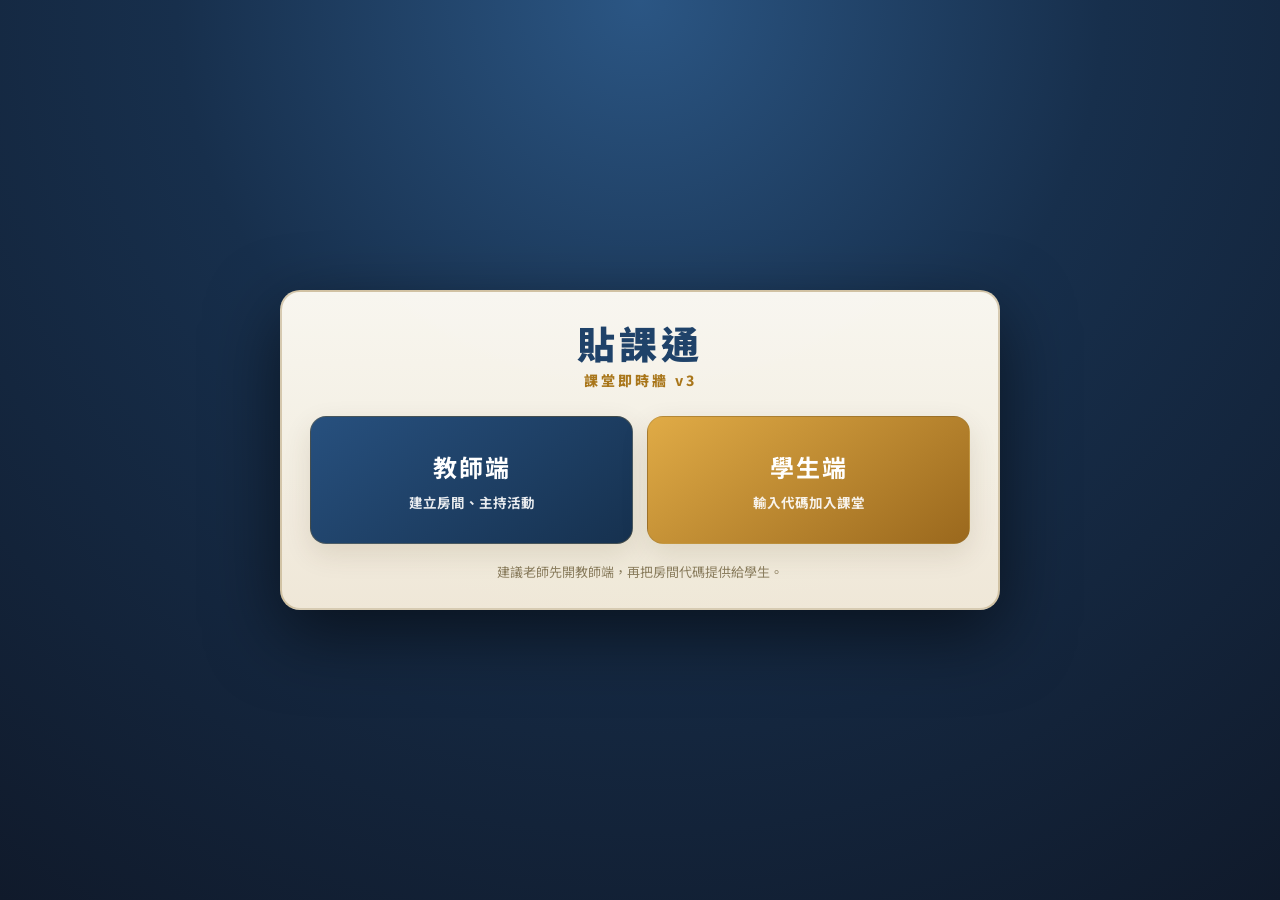
<file: index.html>
﻿<!doctype html>
<html lang="zh-Hant">
<head>
<meta charset="utf-8">
<meta name="viewport" content="width=device-width,initial-scale=1,maximum-scale=1,user-scalable=no">
<title>貼課通 v3</title>
<link rel="stylesheet" href="css/style.css">
</head>
<body class="landing-page">
<main class="landing-shell" aria-label="貼課通入口">
  <section class="landing-panel">
    <div class="landing-brand">貼課通<span>課堂即時牆 v3</span></div>
    <div class="landing-actions" aria-label="選擇入口">
      <a class="landing-choice teacher" href="teacher.html" data-entry="teacher">
        <b>教師端</b>
        <span>建立房間、主持活動</span>
      </a>
      <a class="landing-choice student" href="student.html" data-entry="student">
        <b>學生端</b>
        <span>輸入代碼加入課堂</span>
      </a>
    </div>
    <div class="landing-foot">建議老師先開教師端，再把房間代碼提供給學生。</div>
  </section>
</main>
</body>
</html>
</file>
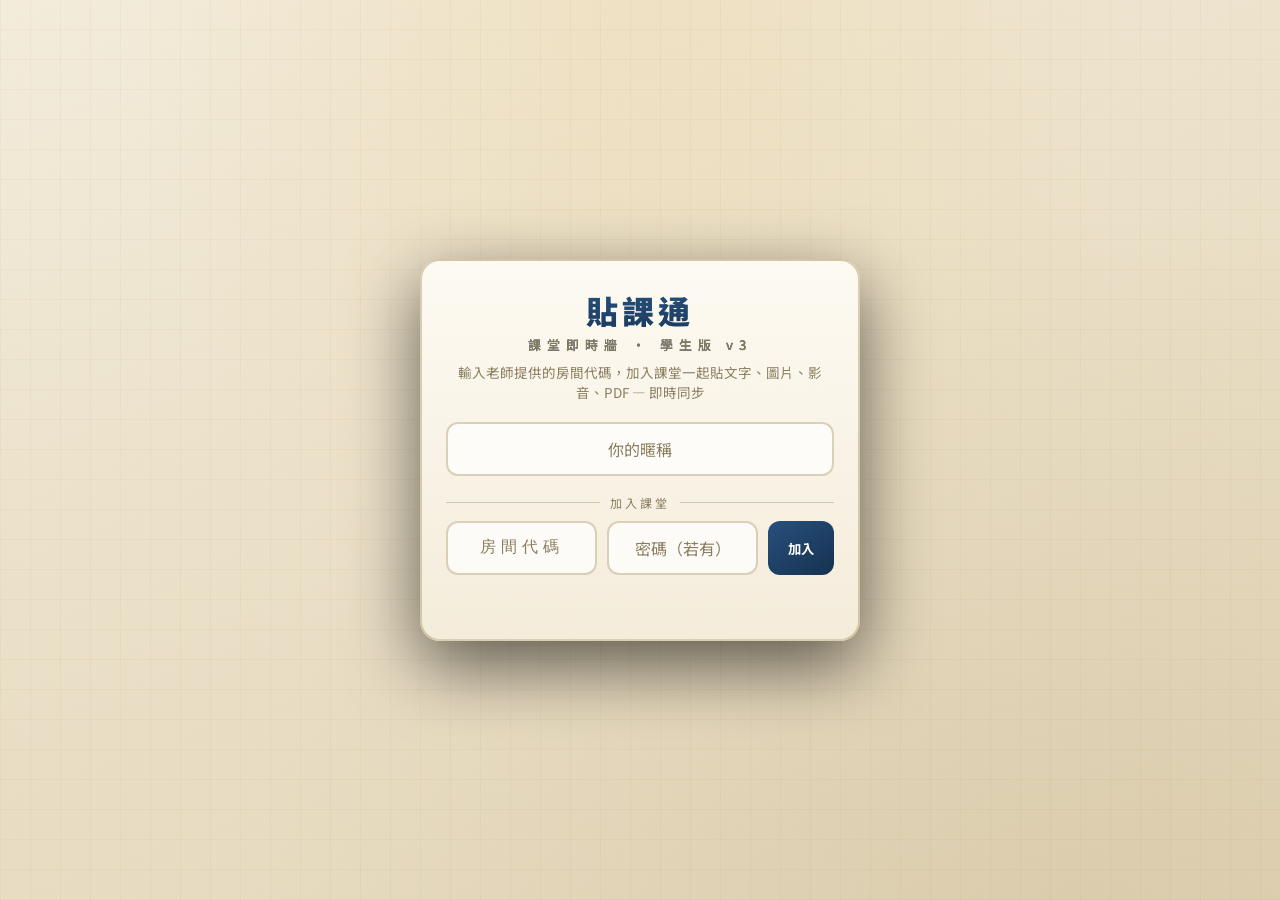
<file: student.html>
<!DOCTYPE html>
<html lang="zh-Hant">
<head>
<meta charset="utf-8">
<meta name="viewport" content="width=device-width,initial-scale=1,maximum-scale=1,user-scalable=no">
<title>貼課通 v3 · 學生版（加入課堂）</title>
  <link rel="stylesheet" href="css/style.css">
</head>
<body data-app-role="student">

<!-- ===================== LOBBY ===================== -->
<div id="lobby">
  <div class="brand">貼課通<span class="en">課堂即時牆 · 學生版 v3</span></div>
  <div class="tag">輸入老師提供的房間代碼，加入課堂一起貼文字、圖片、影音、PDF — 即時同步</div>

  <div class="restore" id="restore" style="display:none">
    <div class="r-info" id="rInfo"></div>
    <div class="r-btns">
      <button class="r-yes" onclick="doRestore()">↻ 復原上次資料</button>
      <button class="r-no" onclick="discardRestore()">清除</button>
    </div>
  </div>

  <input class="fld" id="nameIn" placeholder="你的暱稱" maxlength="16" autocomplete="off">

  <input type="file" id="importFile" accept="application/json,.json" style="display:none">

  <div class="sec-t">加入課堂</div>
  <div class="join-row">
    <input class="fld" id="codeIn" placeholder="房間代碼" maxlength="6" autocomplete="off">
    <input class="fld" id="joinPassIn" placeholder="密碼（若有）" maxlength="20" autocomplete="off">
    <button class="btn-join" onclick="joinRoom()">加入</button>
  </div>

  <details class="netset" id="netSet">
    <summary>🔧 連線設定（進階・學校／公司網路連不上時）</summary>
    <div class="ns-grp">TURN 中繼伺服器（最能解決「有人連不上」）</div>
    <input class="fld ns-fld" id="netTurnUrl" placeholder="turn:your.turn.server:443?transport=tcp" autocomplete="off">
    <div class="join-row"><input class="fld ns-fld" id="netTurnUser" placeholder="TURN 帳號" autocomplete="off"><input class="fld ns-fld" id="netTurnCred" placeholder="TURN 密碼" autocomplete="off"></div>
    <label class="ns-chk"><input type="checkbox" id="netForceRelay"> 強制走中繼（最穩定，速度略慢）</label>
    <div class="ns-grp">自訂 PeerServer（選填，取代公用信令）</div>
    <div class="join-row"><input class="fld ns-fld" id="netPsHost" placeholder="PeerServer host（網域）" autocomplete="off"><input class="fld ns-fld" id="netPsPort" type="number" placeholder="port（埠）" autocomplete="off"></div>
    <div class="join-row"><input class="fld ns-fld" id="netPsPath" placeholder="path（如 /）" autocomplete="off"><input class="fld ns-fld" id="netPsKey" placeholder="key（選填）" autocomplete="off"></div>
    <label class="ns-chk"><input type="checkbox" id="netPsSecure" checked> 使用 HTTPS/WSS（secure）</label>
    <div class="ns-row"><button class="btn btn-ghost ns-btn" onclick="saveNet()">💾 儲存設定</button><button class="btn btn-ghost ns-btn" onclick="resetNet()">↺ 還原預設</button></div>
    <div class="ns-hint">連不上多半是網路擋住 P2P 直連。建議填入自己的 TURN（或先勾「強制走中繼」）。設定只存在本機瀏覽器，僅影響你這台，下次連線生效。</div>
  </details>

  <div class="status" id="status"></div>
</div>

<!-- ===================== ROOM ===================== -->
<div id="room">
  <div class="topbar">
    <button class="rb-home" id="homeBtn" onclick="goHome()" title="回到貼課通首頁">🏠 首頁</button>
    <div class="rb-title" id="roomTitle">貼課通</div>
    <span class="ro-tag" id="roTag" style="display:none">唯讀</span>
    <span class="conn-pill" id="connPill" style="display:none" onclick="connPillClick()"></span>
    <div class="rb-code" id="roomCode" onclick="copyCode()">— <small>點擊複製</small></div>
    <div class="room-clock" id="roomClock" title="教室已進行時間">⏱ 00:00</div>
    <div class="rb-spacer"></div>
    <div class="tool-strip">
      <button class="rb-exp" id="handBtn" onclick="handBtnClick()" title="舉手">✋ 舉手</button>
      <button class="rb-exp" id="qaBtn" onclick="openQA()" title="匿名提問">❓ 提問</button>
      <button class="rb-exp" id="pulseBtn" onclick="openPulse()" title="理解度紅綠燈（懂了／太快／聽不懂）">🚦 理解度</button>
      <button class="rb-exp" onclick="openFilterBar()" title="搜尋／篩選貼文">🔍 搜尋</button>
      <button class="rb-exp" onclick="openSlides()" title="簡報模式播放（一則一頁）">▶ 簡報</button>

      <details class="tool-menu host-menu" id="commonToolMenu">
        <summary class="rb-exp">常用</summary>
        <div class="tool-popover">
          <button class="rb-exp" id="timerBtn" onclick="openTimer('☕ 休息')" title="倒數計時器（提醒休息剩餘時間）" style="display:none">⏱️ 計時</button>
          <button class="rb-exp" id="drawBtn" onclick="openDraw()" title="塗鴉畫布（房主）" style="display:none">🎨 畫布</button>
          <button class="rb-exp" id="collabBtn" onclick="toggleCollab()" title="協作白板：開放全班一起畫（房主）" style="display:none">🖌️ 協作白板</button>
          <button class="rb-exp" id="shareBtn" onclick="openShare()" title="分享螢幕／鏡頭給全班（房主）" style="display:none">📹 分享</button>
        </div>
      </details>

      <details class="tool-menu host-menu" id="activityToolMenu">
        <summary class="rb-exp">活動</summary>
        <div class="tool-popover">
          <button class="rb-exp" id="buzzBtn" onclick="openBuzz()" title="搶答鈴（房主）" style="display:none">🔔 搶答</button>
          <button class="rb-exp" id="exitBtn" onclick="openExit()" title="退場券：下課前收集回饋（房主）" style="display:none">🎟️ 退場券</button>
          <button class="rb-exp" id="rollBtn" onclick="openRoll()" title="抽座號／隨機點名：滾動定格，全班同步（房主）" style="display:none">🎰 抽座號</button>
        </div>
      </details>

      <details class="tool-menu host-menu" id="manageToolMenu">
        <summary class="rb-exp">管理</summary>
        <div class="tool-popover">
          <button class="rb-exp" id="teachBtn" onclick="openTeach()" title="教師管理（僅房主）" style="display:none">🧑‍🏫 教師</button>
          <button class="rb-exp" id="kanbanBtn" onclick="openKanban()" title="看板分欄（分組/分主題）" style="display:none">🗂️ 看板</button>
          <button class="rb-exp" id="matBtn" onclick="openMaterials()" title="教材庫：預備貼文一鍵推出（房主）" style="display:none">📋 教材庫</button>
          <button class="rb-exp" id="projBtn" onclick="openProjects()" title="專案庫：儲存／開啟整面牆（房主）" style="display:none">📁 專案</button>
          <button class="rb-exp" id="recBtn" onclick="startRecord()" title="錄製一小段操作示範，發布給全班重播（房主）" style="display:none">⏺️ 錄製</button>
        </div>
      </details>

      <details class="tool-menu host-menu" id="outputToolMenu">
        <summary class="rb-exp">輸出</summary>
        <div class="tool-popover tool-popover-right">
          <button class="rb-exp" onclick="openScores()" title="評分總計（每人總得分排行）">📊 評分總計</button>
          <button class="rb-exp" id="exportBtn" onclick="openExport()" title="匯出（房主）" style="display:none">⤓ 匯出</button>
          <button class="rb-exp" onclick="exportWallImage()" title="把整面牆匯出成長圖（PNG）">🖼️ 匯出圖</button>
        </div>
      </details>

      <button class="rb-exp" id="themeBtn" onclick="toggleTheme()" title="深色／亮色主題切換">🌙 主題</button>
    </div>
    <div class="rb-mem" id="memBtn" onclick="openMembers()">👥 <span id="memCount">1</span></div>
    <button class="rb-x" onclick="leaveRoom()">離開</button>
  </div>
  <div id="printHead"></div>

  <div id="filterBar" class="filter-bar" style="display:none">
    <input id="fltKw" class="flt-kw" placeholder="🔍 關鍵字（主題／內容／#標籤）" oninput="applyFilterUI()">
    <select id="fltAuthor" class="flt-sel" onchange="applyFilterUI()"><option value="">全部作者</option></select>
    <select id="fltCol" class="flt-sel" onchange="applyFilterUI()" style="display:none"></select>
    <button class="flt-clr" onclick="clearFilter()">清除</button>
    <button class="flt-clr" onclick="openFilterBar(false)">✕</button>
  </div>
  <div id="typingBar" class="typing-bar" style="display:none"></div>
  <div id="feed"></div>

  <button class="fab" id="fab" onclick="openPost()">＋ 張貼</button>
</div>

<!-- post modal (Padlet-style) -->
<div class="pm" id="postModal" onclick="if(event.target===this)closePost()">
  <div class="pm-card">
    <div class="pm-h">
      <button class="pm-x" onclick="closePost()">✕</button>
      <span class="pm-t" id="pmTitle">張貼到牆上</span>
      <button class="pm-pub" id="sendBtn" onclick="sendPost()">發布</button>
    </div>
    <div class="pm-body">
      <div id="quoteChip" class="quote-chip"></div>
      <div class="pm-subj-row"><input class="pm-subj" id="subjIn" placeholder="主題" maxlength="40" autocomplete="off"><button type="button" class="emoji-btn emoji-btn-sm" onclick="toggleEmoji('subjIn',this)">😊</button></div>
      <div class="pm-group" id="pmGroup" style="display:none">
        <span class="pm-group-l">🗂️ 張貼到組別／欄位</span>
        <select id="postCol" class="pm-group-sel"></select>
      </div>
      <div class="pm-drop" id="pmDrop">
        <div class="pm-tools">
          <button class="pm-tool" onclick="pickImage()"><span class="i">🖼️</span><span>圖片</span></button>
          <button class="pm-tool" onclick="pickFile()"><span class="i">📎</span><span>檔案 / PDF</span></button>
          <button class="pm-tool" onclick="openCamera()"><span class="i">📷</span><span>拍照</span></button>
          <button class="pm-tool" onclick="openRecorder()"><span class="i">🎤</span><span>錄音</span></button>
          <button class="pm-tool" id="dictBtn" onclick="toggleDictate()"><span class="i">🎙️</span><span class="dl">語音輸入</span></button>
        </div>
        <div class="pm-hint">可上傳圖片、PDF 或文件，也能直接把圖片貼到下方內容</div>
      </div>
      <div class="attach-prev" id="attachPrev">
        <img id="attachImg" alt="">
        <span class="nm" id="attachName"></span>
        <button class="rm" onclick="clearAttach()">✕</button>
      </div>
      <textarea id="msg" rows="3" placeholder="寫點天馬行空的內容…"></textarea>
      <div class="emoji-bar"><button type="button" class="emoji-btn" onclick="toggleEmoji('msg',this)">😊 表情</button><button type="button" class="emoji-btn" onclick="openMention(this)">@ 提及</button></div>
      <div class="pm-color">
        <span class="pm-color-l">卡片顏色</span>
        <div class="cc-pick" id="ccPick"></div>
      </div>
    </div>
  </div>
</div>

<input type="file" id="imgFile" accept="image/*" style="display:none">
<input type="file" id="camFile" accept="image/*" capture="environment" style="display:none">
<input type="file" id="docFile" accept="application/pdf,video/*,audio/*,image/*" style="display:none">

<!-- camera modal -->
<div class="cam-modal" id="cameraModal">
  <video id="camVideo" autoplay playsinline muted></video>
  <div class="cam-bar">
    <button class="cam-side" onclick="closeCamera()">取消</button>
    <button class="cam-shutter" onclick="snapCamera()" title="拍照"></button>
    <button class="cam-side" onclick="flipCamera()">🔄 翻轉</button>
  </div>
</div>

<!-- audio recorder modal -->
<div class="cmodal" id="recModal" onclick="if(event.target===this)closeRecorder()">
  <div class="cm-card">
    <div class="cm-h">🎤 錄音貼文<button class="cm-x" onclick="closeRecorder()">✕</button></div>
    <div class="rec-time" id="recTime">00:00</div>
    <button class="btn btn-gold" id="recToggle" onclick="toggleRec()">● 開始錄音</button>
    <audio id="recPreview" controls style="display:none;width:100%;margin-top:12px"></audio>
    <button class="btn btn-gold" id="recUse" onclick="useRecording()" style="display:none;margin-top:10px">使用這段錄音</button>
    <div class="ms-hint" style="margin-top:10px">最長 3 分鐘；完成後會變成一則語音貼文。</div>
  </div>
</div>

<!-- in-place card annotation bar -->
<div id="annoBar">
  <div class="dgroup">
    <button class="dtool active" data-tool="pen" onclick="setTool('pen')">✏️ 筆</button>
    <button class="dtool" data-tool="text" onclick="setTool('text')">🅣 字</button>
    <button class="dtool" data-tool="erase" onclick="setTool('erase')">🧽 擦</button>
  </div>
  <div class="dgroup dcolors" id="aColors"></div>
  <div class="dgroup dsizes" id="aSizes"></div>
  <div class="dgroup"><button class="dtool" onclick="clearCardAnno()">🗑️ 清除</button></div>
  <div class="dgroup">
    <button class="dtool" onclick="closeCardAnno()">取消</button>
    <button class="dpost" onclick="doneCardAnno()">完成</button>
  </div>
</div>
<input class="anno-text-in" id="annoTextIn" maxlength="60" style="display:none">

<!-- drawing canvas modal (host) -->
<div class="draw" id="drawModal">
  <div class="draw-bar">
    <div class="dgroup">
      <button class="dtool active" data-tool="pen" onclick="setTool('pen')">✏️ 筆</button>
      <button class="dtool" data-tool="text" onclick="setTool('text')">🅣 文字</button>
      <button class="dtool" id="toolErase" data-tool="erase" onclick="setTool('erase')">🧽 擦</button>
    </div>
    <div class="dgroup dtext-opts" id="dTextOpts" style="display:none">
      <select id="dFont" class="dsel" onchange="drawFont=this.value;updateTextPreview()" title="字型">
        <option value='"Noto Sans TC","Microsoft JhengHei",sans-serif'>黑體</option>
        <option value='"Noto Serif TC","PMingLiU",serif'>明體</option>
        <option value='"DFKai-SB","標楷體","KaiTi",cursive'>楷體</option>
        <option value='"Comic Sans MS","cursive"'>手寫</option>
        <option value='monospace'>等寬</option>
      </select>
      <select id="dFontSize" class="dsel" onchange="drawFontSize=+this.value;updateTextPreview()" title="字級">
        <option value="20">小</option>
        <option value="28" selected>中</option>
        <option value="40">大</option>
        <option value="56">特大</option>
        <option value="80">超大</option>
      </select>
    </div>
    <div class="dgroup dcolors" id="dColors"></div>
    <div class="dgroup dsizes" id="dSizes"></div>
    <button class="dtool" onclick="$('drawImgIn').click()" title="插入圖片（或 Ctrl+V 貼上）">🖼️ 圖片</button>
    <input type="file" id="drawImgIn" accept="image/*" style="display:none">
    <button class="dtool" onclick="clearCanvas()">🗑️ 清除</button>
    <div class="dgrow"></div>
    <button class="dtool" onclick="closeDraw()">關閉</button>
    <button class="dpost" id="dpostBtn" onclick="postDraw()">張貼到牆上</button>
  </div>
  <div class="draw-area" id="drawArea">
    <canvas id="board"></canvas>
    <input class="draw-text-in" id="drawTextIn" maxlength="60" placeholder="輸入文字後按 Enter" style="display:none">
  </div>
</div>

<!-- slideshow / presentation mode -->
<div class="slideshow" id="slideShow">
  <div class="ss-top">
    <span class="ss-count" id="ssCount"></span>
    <button class="ss-x" onclick="closeSlides()">✕ 關閉</button>
  </div>
  <button class="ss-nav prev" onclick="slidePrev()">‹</button>
  <div class="ss-stage" id="ssStage">
    <div id="ssHolder"></div>
    <canvas id="ssAnno"></canvas>
    <div id="ssLaser"></div>
  </div>
  <button class="ss-nav next" onclick="slideNext()">›</button>
  <div class="ss-bottom">
    <button class="ss-pg" onclick="slidePrev()">‹ 上一頁</button>
    <button class="ss-pg" id="ssAuto" onclick="toggleAutoPlay()">▶ 自動播放</button>
    <button class="ss-pg ss-host" id="ssLaserBtn" onclick="toggleLaser()" style="display:none">🔴 雷射筆</button>
    <button class="ss-pg ss-host" id="ssAnnoBtn" onclick="toggleSlAnno()" style="display:none">✏️ 標註</button>
    <button class="ss-pg ss-host" id="ssClearBtn" onclick="clearSlAnno()" style="display:none">🧽 清除</button>
    <div class="ss-dots" id="ssDots"></div>
    <button class="ss-pg" onclick="slideNext()">下一頁 ›</button>
  </div>
</div>

<!-- history (recent rooms) sheet -->
<div class="sheet" id="histSheet" onclick="if(event.target===this)closeHistory()">
  <div class="sheet-c">
    <div class="hist-head"><h3>最近的教室（最多 20 筆）</h3><button class="hist-clear" onclick="clearHistory()">清除全部</button></div>
    <div class="hist-hint">選一筆「導入」即可把那次的整面牆載回來繼續用（房主會以原代碼重新上線）。</div>
    <div id="histList"></div>
  </div>
</div>

<!-- shared timer badge -->
<div class="timer-badge" id="timerBadge"><span id="timerLabel" style="display:none"></span><span id="timerTime">00:00</span><button class="tb-x" id="tbStop" onclick="stopTimer()" style="display:none">✕</button></div>

<!-- QR modal -->
<div class="cmodal" id="qrModal" onclick="if(event.target===this)this.classList.remove('show')">
  <div class="cm-card">
    <div class="cm-h">房號 QR Code<button class="cm-x" onclick="$('qrModal').classList.remove('show')">✕</button></div>
    <div class="qr-box" id="qrBox"></div>
    <div class="qr-code" id="qrCodeTxt"></div>
    <div class="qr-hint">學生用手機掃描即可加入（須以網址開啟本頁時才有效）；也可直接輸入上方代碼。</div>
  </div>
</div>

<!-- timer modal -->
<div class="cmodal" id="timerModal" onclick="if(event.target===this)this.classList.remove('show')">
  <div class="cm-card">
    <div class="cm-h"><span id="tmTitle">倒數計時器</span><button class="cm-x" onclick="$('timerModal').classList.remove('show')">✕</button></div>
    <div class="tm-presets" id="tmPresets"></div>
    <div class="tm-custom"><input id="tmMin" type="number" min="1" max="180" value="5" class="fld"> 分鐘 <button class="btn btn-gold" onclick="startTimer(($('tmMin').value)*60)">開始</button></div>
    <label class="tm-autolock"><input type="checkbox" id="tmAutoLock"> 結束時自動鎖定發文（凍結學生畫面）</label>
  </div>
</div>

<!-- random pick modal -->
<div class="cmodal" id="pickModal" onclick="if(event.target===this)this.classList.remove('show')">
  <div class="cm-card">
    <div class="cm-h">隨機抽人<button class="cm-x" onclick="$('pickModal').classList.remove('show')">✕</button></div>
    <div class="pick-name" id="pickName">—</div>
    <div class="pick-btns"><button class="btn btn-gold" onclick="randomPick()">🎲 再抽一次</button></div>
  </div>
</div>

<!-- export menu -->
<div class="cmodal" id="exportModal" onclick="if(event.target===this)this.classList.remove('show')">
  <div class="cm-card">
    <div class="cm-h">匯出<button class="cm-x" onclick="$('exportModal').classList.remove('show')">✕</button></div>
    <button class="ex-opt" onclick="$('exportModal').classList.remove('show');exportRoomFile()">📦 整間教室檔案（.json，可換電腦導入）</button>
    <button class="ex-opt" onclick="$('exportModal').classList.remove('show');exportCSV()">📄 文字貼文（.csv，Excel 可開）</button>
    <button class="ex-opt" onclick="$('exportModal').classList.remove('show');exportImages()">🖼️ 逐張圖片（每則一張 PNG，打包 .zip）</button>
    <button class="ex-opt" onclick="$('exportModal').classList.remove('show');exportPPTX()">📊 PPTX 簡報（每則一頁）</button>
    <button class="ex-opt" onclick="$('exportModal').classList.remove('show');exportPDF()">🖨️ 整面牆列印 / 存 PDF</button>
  </div>
</div>

<!-- score summary modal -->
<div class="cmodal" id="scoreModal" onclick="if(event.target===this)this.classList.remove('show')">
  <div class="cm-card cm-wide">
    <div class="cm-h">📊 評分總計<button class="cm-x" onclick="$('scoreModal').classList.remove('show')">✕</button></div>
    <div class="score-legend">配分：👍 1 分　⭐ 2 分　❤️ 3 分　🎉 5 分（依每則貼文收到的反應累計到作者）</div>
    <div id="scoreList"></div>
  </div>
</div>

<!-- announcement marquee -->
<div id="hostNote" class="host-note" onclick="hostNoteClick()"></div>
<div id="announceBar" class="announce-bar" style="display:none"></div>
<!-- freeze overlay (students) -->
<div id="freezeOverlay" class="freeze-ov"><div class="fz-box">🧊<div class="fz-t">老師已暫停畫面</div><div class="fz-s">請先停下操作，注意聽講</div></div></div>
<!-- check-in bar (students, on roll call) -->
<div id="checkinBar" class="checkin-bar" style="display:none"><span>📋 老師點名中</span><button onclick="doCheckin()">我在，簽到 ✅</button></div>
<!-- raise-hand queue (host) -->
<div class="cmodal" id="handsModal" onclick="if(event.target===this)this.classList.remove('show')">
  <div class="cm-card">
    <div class="cm-h">✋ 舉手排隊 <span id="handsSum" class="r-sum"></span><button class="cm-x" onclick="$('handsModal').classList.remove('show')">✕</button></div>
    <div id="handsList" class="roster-list"></div>
    <button class="btn btn-ghost" style="margin-top:10px" onclick="clearHands()">清除全部</button>
  </div>
</div>
<!-- anonymous Q&A (everyone) -->
<div class="cmodal" id="qaModal" onclick="if(event.target===this)this.classList.remove('show')">
  <div class="cm-card">
    <div class="cm-h">❓ 匿名提問<button class="cm-x" onclick="$('qaModal').classList.remove('show')">✕</button></div>
    <div class="poll-ansinput"><input id="qaIn" maxlength="200" placeholder="匿名問老師一個問題…"><button type="button" class="emoji-btn" onclick="toggleEmoji('qaIn',this)">😊</button><button class="btn btn-gold" onclick="submitQuestion()">送出</button></div>
    <div class="ms-hint" style="margin:2px 0 12px">不會顯示姓名；大家可按讚，讚多的排前面。</div>
    <div id="qaList" class="roster-list"></div>
  </div>
</div>

<!-- 理解度紅綠燈（全員） -->
<div class="cmodal" id="pulseModal" onclick="if(event.target===this)this.classList.remove('show')">
  <div class="cm-card">
    <div class="cm-h">🚦 理解度紅綠燈<button class="cm-x" onclick="$('pulseModal').classList.remove('show')">✕</button></div>
    <div id="pulseBody"></div>
  </div>
</div>
<!-- 螢幕／鏡頭分享（房主） -->
<div class="cmodal" id="shareModal" onclick="if(event.target===this)this.classList.remove('show')">
  <div class="cm-card">
    <div class="cm-h">📹 螢幕／鏡頭分享<button class="cm-x" onclick="$('shareModal').classList.remove('show')">✕</button></div>
    <div id="shareBody"></div>
  </div>
</div>
<!-- 專案庫 -->
<div class="cmodal" id="projModal" onclick="if(event.target===this)this.classList.remove('show')">
  <div class="cm-card"><div class="cm-h">📁 專案庫<button class="cm-x" onclick="$('projModal').classList.remove('show')">✕</button></div><div id="projBody"></div></div>
</div>
<input type="file" id="projImport" accept="application/json,.json" style="display:none" onchange="if(this.files[0])importProjectFile(this.files[0]);this.value='';">
<!-- 錄製選項 -->
<div class="cmodal" id="recModal" onclick="if(event.target===this)this.classList.remove('show')">
  <div class="cm-card"><div class="cm-h">⏺️ 錄製操作示範<button class="cm-x" onclick="$('recModal').classList.remove('show')">✕</button></div>
    <div class="ms-hint" style="margin-bottom:10px">錄一小段操作畫面，發布給全班重複播放。可加入：</div>
    <label class="tm-autolock"><input type="checkbox" id="recMic" checked> 🎙️ 麥克風語音旁白</label>
    <label class="tm-autolock"><input type="checkbox" id="recCam"> 📷 鏡頭小窗（疊在右下角，含語音）</label>
    <button class="btn btn-gold" style="margin-top:14px" onclick="beginRecord()">⏺️ 開始錄製</button>
    <div class="ms-hint" style="margin-top:10px">需以 https／localhost 開啟；建議錄 10～30 秒，最長 90 秒。</div>
  </div>
</div>
<!-- 抽座號／點名 -->
<div class="cmodal" id="rollModal" onclick="if(event.target===this)this.classList.remove('show')">
  <div class="cm-card"><div class="cm-h">🎰 抽座號／點名<button class="cm-x" onclick="$('rollModal').classList.remove('show')">✕</button></div><div id="rollBody"></div></div>
</div>
<div id="rollStage" class="roll-stage" onclick="if(event.target===this)$('rollStage').style.display='none'">
  <div class="rs-inner"><div class="rs-label" id="rsLabel">抽座號</div><div class="rs-window"><div class="rs-num" id="rsNum">--</div></div><div class="rs-result" id="rsResult"></div><button class="rs-close" id="rsClose" onclick="rollOff()" style="display:none">關閉</button></div>
</div>
<!-- 教材庫 -->
<div class="cmodal" id="materialModal" onclick="if(event.target===this)this.classList.remove('show')">
  <div class="cm-card"><div class="cm-h">📋 教材庫<button class="cm-x" onclick="$('materialModal').classList.remove('show')">✕</button></div><div id="matBody"></div></div>
</div>
<!-- 錄製操作指示列 -->
<div id="recBar" class="rec-bar" style="display:none"><span class="rec-dot"></span><span id="recTime">00:00</span><span>錄製操作中…</span><button onclick="stopRecord()">⏹ 停止並發布</button></div>
<!-- 搶答鈴（房主） -->
<div class="cmodal" id="buzzModal" onclick="if(event.target===this)this.classList.remove('show')">
  <div class="cm-card"><div class="cm-h">🔔 搶答鈴<button class="cm-x" onclick="$('buzzModal').classList.remove('show')">✕</button></div><div id="buzzBody"></div></div>
</div>
<!-- 退場券 -->
<div class="cmodal" id="exitModal" onclick="if(event.target===this)this.classList.remove('show')">
  <div class="cm-card"><div class="cm-h">🎟️ 退場券<button class="cm-x" onclick="$('exitModal').classList.remove('show')">✕</button></div><div id="exitBody"></div></div>
</div>
<!-- 學生搶答 overlay -->
<div id="buzzGuest" class="buzz-guest" style="display:none">
  <div class="bg-inner"><div class="bg-q">🔔 老師開放搶答</div><button id="bgBtn" class="bg-btn" onclick="guestBuzz()">🔔<span>搶答！</span></button><div id="bgResult" class="bg-result"></div><div id="bgRank" class="bg-rank"></div><button class="bg-close" onclick="$('buzzGuest').style.display='none'">收起</button></div>
</div>
<!-- 聚光燈 -->
<div id="spotlight" class="spotlight" onclick="if(event.target===this)hideSpotlight()" style="display:none">
  <div class="sl-card"><div id="slBody" class="sl-body"></div></div>
  <div class="sl-bar"><span class="sl-tag">🔦 老師聚焦中</span><button class="sl-btn" id="slClose" onclick="spotlightOff()" style="display:none">✕ 關閉</button></div>
</div>
<div id="mentionPop" class="mention-pop" style="display:none"></div>
<!-- 學生端觀看視窗 -->
<div id="shareViewer" class="share-viewer">
  <div id="shareStage" class="sv-stage"><video id="shareVid" autoplay playsinline></video></div>
  <div class="sv-bar"><span class="sv-title">📡 老師畫面分享中</span><button class="sv-btn" onclick="fsShareViewer()">⛶ 全螢幕</button><button class="sv-btn" onclick="minShareViewer()">— 縮小</button></div>
</div>
<div id="sharePill" class="share-pill" style="display:none" onclick="reopenShareViewer()">📡 老師分享中・點此放大</div>

<!-- poll setup (host) -->
<div class="cmodal" id="pollSetup" onclick="if(event.target===this)this.classList.remove('show')">
  <div class="cm-card">
    <div class="cm-h">🗳️ 快問快答<button class="cm-x" onclick="$('pollSetup').classList.remove('show')">✕</button></div>
    <input id="pollQ" class="pm-subj" placeholder="輸入題目…" maxlength="140" autocomplete="off">
    <div class="poll-types">
      <label><input type="radio" name="ptype" value="single" checked onchange="pollTypeChange()"> 選擇題</label>
      <label><input type="radio" name="ptype" value="multi" onchange="pollTypeChange()"> 複選題</label>
      <label><input type="radio" name="ptype" value="tf" onchange="pollTypeChange()"> 是非題（O／X）</label>
      <label><input type="radio" name="ptype" value="text" onchange="pollTypeChange()"> 簡答題</label>
    </div>
    <div id="pollLabelStyleWrap" class="poll-label-style"><span>選項標示</span><label><input type="radio" name="pollLabelStyle" value="alpha" checked> A、B、C…</label><label><input type="radio" name="pollLabelStyle" value="number"> 1、2、3…</label><label><input type="radio" name="pollLabelStyle" value="none"> 不顯示</label></div>
    <textarea id="pollOpts" class="kb-cols" rows="4" placeholder="每行一個選項內容（最多 8 個）"></textarea>
    <button class="btn btn-gold" onclick="startPoll()">開始作答</button>
  </div>
</div>
<!-- live word cloud (everyone) -->
<div class="poll-modal" id="cloudModal">
  <div class="poll-card">
    <div class="poll-q" id="cloudQText"></div>
    <div class="poll-type-tag" id="cloudTag">即時文字雲</div>
    <div class="cloud-wrap" id="cloudWrap"></div>
    <div class="poll-foot" id="cloudFoot"></div>
  </div>
</div>

<!-- live poll panel (everyone) -->
<div class="poll-modal" id="pollModal">
  <div class="poll-card">
    <div class="poll-q" id="pollQText"></div>
    <div class="poll-type-tag" id="pollTypeTag"></div>
    <div class="poll-body" id="pollBody"></div>
    <div class="poll-foot" id="pollFoot"></div>
  </div>
</div>

<!-- teacher management modal (host only) -->
<div class="cmodal" id="teachModal" onclick="if(event.target===this)this.classList.remove('show')">
  <div class="cm-card">
    <div class="cm-h">🧑‍🏫 教師管理<button class="cm-x" onclick="closeTeach()">✕</button></div>
    <div class="ms-hint" style="margin:-4px 0 12px">只有開立教室的房主可以使用以下功能。</div>
    <div class="ms-tools" id="teachTools"></div>
  </div>
</div>

<!-- roster / attendance modal -->
<div class="cmodal" id="rosterModal" onclick="if(event.target===this)this.classList.remove('show')">
  <div class="cm-card">
    <div class="cm-h">📋 點名／出席 <span id="rosterSum" class="r-sum"></span><button class="cm-x" onclick="$('rosterModal').classList.remove('show')">✕</button></div>
    <button class="btn btn-gold" style="margin-bottom:12px" onclick="startRollcall()">發起簽到（請學員點「我在」）</button>
    <div id="rosterList" class="roster-list"></div>
  </div>
</div>

<!-- kanban config modal -->
<div class="cmodal" id="kanbanModal" onclick="if(event.target===this)this.classList.remove('show')">
  <div class="cm-card">
    <div class="cm-h">🗂️ 看板分欄<button class="cm-x" onclick="$('kanbanModal').classList.remove('show')">✕</button></div>
    <label class="kb-row"><input type="checkbox" id="kbToggle"> 開啟看板模式（把貼文分到不同欄位）</label>
    <div class="kb-presets"><button class="qbtn" onclick="kbPreset('group')">分組</button><button class="qbtn" onclick="kbPreset('progress')">進度</button><button class="qbtn" onclick="kbPreset('topic')">主題</button></div>
    <div class="kb-hint">欄位名稱（每行一個，最多 8 欄）：</div>
    <textarea id="kbCols" class="kb-cols" rows="5" placeholder="第一組&#10;第二組&#10;第三組"></textarea>
    <button class="btn btn-gold" onclick="applyKanbanFromUI()">套用</button>
  </div>
</div>

<!-- members sheet -->
<div class="sheet" id="memSheet" onclick="if(event.target===this)closeMembers()">
  <div class="sheet-c"><h3>在線成員</h3><div id="memList"></div></div>
</div>
<!-- lightbox -->
<div class="lb" id="lightbox" onclick="this.classList.remove('show')"><img id="lbImg" alt=""></div>
<div class="toast" id="toast"></div>
  <script>window.APP_ROLE='student';</script>
  <script src="js/modules/01-core.js"></script>
  <script src="js/modules/02-realtime.js"></script>
  <script src="js/modules/03-posting-files.js"></script>
  <script src="js/modules/04-wall-rendering.js"></script>
  <script src="js/modules/05-teacher-interactions.js"></script>
  <script src="js/modules/06-wall-interactions.js"></script>
  <script src="js/modules/07-classroom-tools.js"></script>
  <script src="js/modules/08-storage-history.js"></script>
  <script src="js/modules/09-canvas.js"></script>
  <script src="js/modules/10-export-presenter.js"></script>
  <script src="js/modules/11-pulse-share.js"></script>
  <script src="js/student-lock.js"></script>
</body>
</html>
</file>
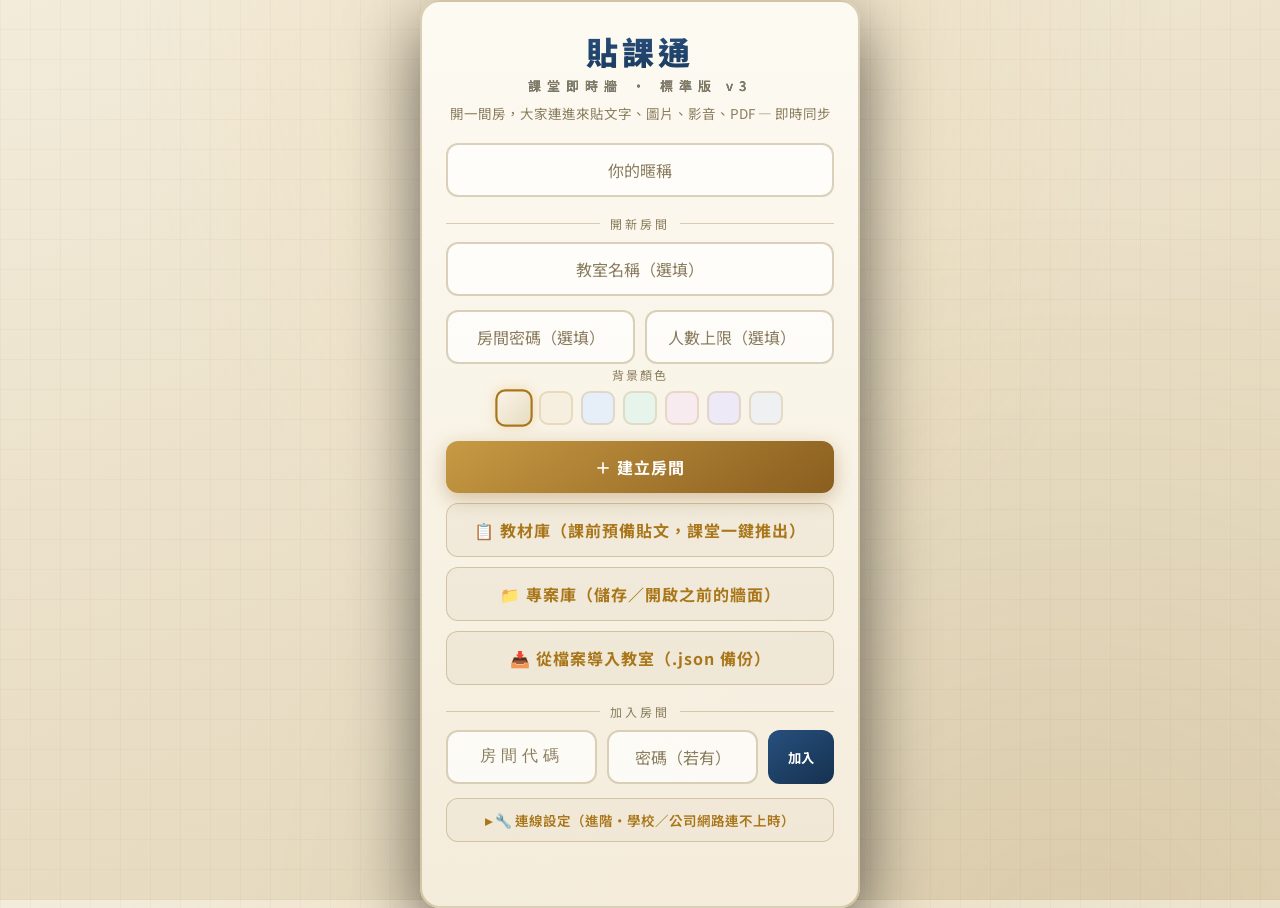
<file: teacher.html>
<!DOCTYPE html>
<html lang="zh-Hant">
<head>
<meta charset="utf-8">
<meta name="viewport" content="width=device-width,initial-scale=1,maximum-scale=1,user-scalable=no">
<title>貼課通 v3 · 標準版（課堂即時牆）</title>
  <link rel="stylesheet" href="css/style.css">
</head>
<body data-app-role="teacher">

<!-- ===================== LOBBY ===================== -->
<div id="lobby">
  <div class="brand">貼課通<span class="en">課堂即時牆 · 標準版 v3</span></div>
  <div class="tag">開一間房，大家連進來貼文字、圖片、影音、PDF — 即時同步</div>

  <div class="restore" id="restore" style="display:none">
    <div class="r-info" id="rInfo"></div>
    <div class="r-btns">
      <button class="r-yes" onclick="doRestore()">↻ 復原上次資料</button>
      <button class="r-no" onclick="discardRestore()">清除</button>
    </div>
  </div>

  <input class="fld" id="nameIn" placeholder="你的暱稱" maxlength="16" autocomplete="off">

  <div class="sec-t">開新房間</div>
  <input class="fld" id="roomNameIn" placeholder="教室名稱（選填）" maxlength="24" autocomplete="off">
  <div class="join-row">
    <input class="fld" id="passIn" placeholder="房間密碼（選填）" maxlength="20" autocomplete="off">
    <input class="fld" id="maxIn" type="number" min="0" max="200" placeholder="人數上限（選填）" autocomplete="off">
  </div>
  <div class="bg-label">背景顏色</div>
  <div class="bg-pick" id="bgPick"></div>
  <button class="btn btn-gold" onclick="createRoom()">＋ 建立房間</button>
  <button class="btn btn-ghost" onclick="openMaterials()">📋 教材庫（課前預備貼文，課堂一鍵推出）</button>
  <button class="btn btn-ghost" onclick="openProjects()">📁 專案庫（儲存／開啟之前的牆面）</button>
  <button class="btn btn-ghost" onclick="$('importFile').click()">📥 從檔案導入教室（.json 備份）</button>
  <input type="file" id="importFile" accept="application/json,.json" style="display:none">

  <div class="sec-t">加入房間</div>
  <div class="join-row">
    <input class="fld" id="codeIn" placeholder="房間代碼" maxlength="6" autocomplete="off">
    <input class="fld" id="joinPassIn" placeholder="密碼（若有）" maxlength="20" autocomplete="off">
    <button class="btn-join" onclick="joinRoom()">加入</button>
  </div>

  <details class="netset" id="netSet">
    <summary>🔧 連線設定（進階・學校／公司網路連不上時）</summary>
    <div class="ns-grp">TURN 中繼伺服器（最能解決「有人連不上」）</div>
    <input class="fld ns-fld" id="netTurnUrl" placeholder="turn:your.turn.server:443?transport=tcp" autocomplete="off">
    <div class="join-row"><input class="fld ns-fld" id="netTurnUser" placeholder="TURN 帳號" autocomplete="off"><input class="fld ns-fld" id="netTurnCred" placeholder="TURN 密碼" autocomplete="off"></div>
    <label class="ns-chk"><input type="checkbox" id="netForceRelay"> 強制走中繼（最穩定，速度略慢）</label>
    <div class="ns-grp">自訂 PeerServer（選填，取代公用信令）</div>
    <div class="join-row"><input class="fld ns-fld" id="netPsHost" placeholder="PeerServer host（網域）" autocomplete="off"><input class="fld ns-fld" id="netPsPort" type="number" placeholder="port（埠）" autocomplete="off"></div>
    <div class="join-row"><input class="fld ns-fld" id="netPsPath" placeholder="path（如 /）" autocomplete="off"><input class="fld ns-fld" id="netPsKey" placeholder="key（選填）" autocomplete="off"></div>
    <label class="ns-chk"><input type="checkbox" id="netPsSecure" checked> 使用 HTTPS/WSS（secure）</label>
    <div class="ns-row"><button class="btn btn-ghost ns-btn" onclick="saveNet()">💾 儲存設定</button><button class="btn btn-ghost ns-btn" onclick="resetNet()">↺ 還原預設</button></div>
    <div class="ns-hint">連不上多半是網路擋住 P2P 直連。建議填入自己的 TURN（或先勾「強制走中繼」）。設定只存在本機瀏覽器，僅影響你這台，下次連線生效。</div>
  </details>

  <div class="status" id="status"></div>
</div>

<!-- ===================== ROOM ===================== -->
<div id="room">
  <div class="topbar">
    <button class="rb-home" id="homeBtn" onclick="goHome()" title="回到貼課通首頁">🏠 首頁</button>
    <div class="rb-title" id="roomTitle">貼課通</div>
    <span class="ro-tag" id="roTag" style="display:none">唯讀</span>
    <span class="conn-pill" id="connPill" style="display:none" onclick="connPillClick()"></span>
    <div class="rb-code" id="roomCode" onclick="copyCode()">— <small>點擊複製</small></div>
    <div class="room-clock" id="roomClock" title="教室已進行時間">⏱ 00:00</div>
    <div class="rb-spacer"></div>
    <div class="tool-strip">
      <button class="rb-exp" id="handBtn" onclick="handBtnClick()" title="舉手">✋ 舉手</button>
      <button class="rb-exp" id="qaBtn" onclick="openQA()" title="匿名提問">❓ 提問</button>
      <button class="rb-exp" id="pulseBtn" onclick="openPulse()" title="理解度紅綠燈（懂了／太快／聽不懂）">🚦 理解度</button>
      <button class="rb-exp" onclick="openFilterBar()" title="搜尋／篩選貼文">🔍 搜尋</button>
      <button class="rb-exp" onclick="openSlides()" title="簡報模式播放（一則一頁）">▶ 簡報</button>

      <details class="tool-menu host-menu" id="commonToolMenu">
        <summary class="rb-exp">常用</summary>
        <div class="tool-popover">
          <button class="rb-exp" id="timerBtn" onclick="openTimer('☕ 休息')" title="倒數計時器（提醒休息剩餘時間）" style="display:none">⏱️ 計時</button>
          <button class="rb-exp" id="drawBtn" onclick="openDraw()" title="塗鴉畫布（房主）" style="display:none">🎨 畫布</button>
          <button class="rb-exp" id="collabBtn" onclick="toggleCollab()" title="協作白板：開放全班一起畫（房主）" style="display:none">🖌️ 協作白板</button>
          <button class="rb-exp" id="shareBtn" onclick="openShare()" title="分享螢幕／鏡頭給全班（房主）" style="display:none">📹 分享</button>
        </div>
      </details>

      <details class="tool-menu host-menu" id="activityToolMenu">
        <summary class="rb-exp">活動</summary>
        <div class="tool-popover">
          <button class="rb-exp" id="quickPollBtn" onclick="openPollSetup()" title="是非、選擇、複選與簡答的即時作答（房主）" style="display:none">🗳️ 快問快答</button>
          <button class="rb-exp" id="buzzBtn" onclick="openBuzz()" title="搶答鈴（房主）" style="display:none">🔔 搶答</button>
          <button class="rb-exp" id="exitBtn" onclick="openExit()" title="退場券：下課前收集回饋（房主）" style="display:none">🎟️ 退場券</button>
          <button class="rb-exp" id="rollBtn" onclick="openRoll()" title="抽座號／隨機點名：滾動定格，全班同步（房主）" style="display:none">🎰 抽座號</button>
        </div>
      </details>

      <details class="tool-menu host-menu" id="manageToolMenu">
        <summary class="rb-exp">管理</summary>
        <div class="tool-popover">
          <button class="rb-exp" id="teachBtn" onclick="openTeach()" title="教師管理（僅房主）" style="display:none">🧑‍🏫 教師</button>
          <button class="rb-exp" id="kanbanBtn" onclick="openKanban()" title="看板分欄（分組/分主題）" style="display:none">🗂️ 看板</button>
          <button class="rb-exp" id="matBtn" onclick="openMaterials()" title="教材庫：課前準備、匯入匯出，課堂一鍵推出" style="display:none">📋 教材庫</button>
          <button class="rb-exp" id="projBtn" onclick="openProjects()" title="專案庫：儲存／開啟整面牆（房主）" style="display:none">📁 專案</button>
          <button class="rb-exp" id="recBtn" onclick="startRecord()" title="錄製一小段操作示範，發布給全班重播（房主）" style="display:none">⏺️ 錄製</button>
        </div>
      </details>

      <details class="tool-menu host-menu" id="outputToolMenu">
        <summary class="rb-exp">輸出</summary>
        <div class="tool-popover tool-popover-right">
          <button class="rb-exp" onclick="openScores()" title="評分總計（每人總得分排行）">📊 評分總計</button>
          <button class="rb-exp" id="exportBtn" onclick="openExport()" title="匯出（房主）" style="display:none">⤓ 匯出</button>
          <button class="rb-exp" onclick="exportWallImage()" title="把整面牆匯出成長圖（PNG）">🖼️ 匯出圖</button>
        </div>
      </details>

      <button class="rb-exp" id="themeBtn" onclick="toggleTheme()" title="深色／亮色主題切換">🌙 主題</button>
    </div>
    <div class="rb-mem" id="memBtn" onclick="openMembers()">👥 <span id="memCount">1</span></div>
    <button class="rb-x" onclick="leaveRoom()">離開</button>
  </div>
  <div id="printHead"></div>

  <div id="filterBar" class="filter-bar" style="display:none">
    <input id="fltKw" class="flt-kw" placeholder="🔍 關鍵字（主題／內容／#標籤）" oninput="applyFilterUI()">
    <select id="fltAuthor" class="flt-sel" onchange="applyFilterUI()"><option value="">全部作者</option></select>
    <select id="fltCol" class="flt-sel" onchange="applyFilterUI()" style="display:none"></select>
    <button class="flt-clr" onclick="clearFilter()">清除</button>
    <button class="flt-clr" onclick="openFilterBar(false)">✕</button>
  </div>
  <div id="typingBar" class="typing-bar" style="display:none"></div>
  <div id="feed"></div>

  <button class="fab" id="fab" onclick="openPost()">＋ 張貼</button>
</div>

<!-- post modal (Padlet-style) -->
<div class="pm" id="postModal" onclick="if(event.target===this)closePost()">
  <div class="pm-card">
    <div class="pm-h">
      <button class="pm-x" onclick="closePost()">✕</button>
      <span class="pm-t" id="pmTitle">張貼到牆上</span>
      <button class="pm-pub" id="sendBtn" onclick="sendPost()">發布</button>
    </div>
    <div class="pm-body">
      <div id="quoteChip" class="quote-chip"></div>
      <div class="pm-subj-row"><input class="pm-subj" id="subjIn" placeholder="主題" maxlength="40" autocomplete="off"><button type="button" class="emoji-btn emoji-btn-sm" onclick="toggleEmoji('subjIn',this)">😊</button></div>
      <div class="pm-group" id="pmGroup" style="display:none">
        <span class="pm-group-l">🗂️ 張貼到組別／欄位</span>
        <select id="postCol" class="pm-group-sel"></select>
      </div>
      <div class="pm-drop" id="pmDrop">
        <div class="pm-tools">
          <button class="pm-tool" onclick="pickImage()"><span class="i">🖼️</span><span>圖片</span></button>
          <button class="pm-tool" onclick="pickFile()"><span class="i">📎</span><span>檔案 / PDF</span></button>
          <button class="pm-tool" onclick="openCamera()"><span class="i">📷</span><span>拍照</span></button>
          <button class="pm-tool" onclick="openRecorder()"><span class="i">🎤</span><span>錄音</span></button>
          <button class="pm-tool" id="dictBtn" onclick="toggleDictate()"><span class="i">🎙️</span><span class="dl">語音輸入</span></button>
        </div>
        <div class="pm-hint">可上傳圖片、PDF 或文件，也能直接把圖片貼到下方內容</div>
      </div>
      <div class="attach-prev" id="attachPrev">
        <img id="attachImg" alt="">
        <span class="nm" id="attachName"></span>
        <button class="rm" onclick="clearAttach()">✕</button>
      </div>
      <textarea id="msg" rows="3" placeholder="寫點天馬行空的內容…"></textarea>
      <div class="emoji-bar"><button type="button" class="emoji-btn" onclick="toggleEmoji('msg',this)">😊 表情</button><button type="button" class="emoji-btn" onclick="openMention(this)">@ 提及</button></div>
      <div class="pm-color">
        <span class="pm-color-l">卡片顏色</span>
        <div class="cc-pick" id="ccPick"></div>
      </div>
    </div>
  </div>
</div>

<input type="file" id="imgFile" accept="image/*" style="display:none">
<input type="file" id="camFile" accept="image/*" capture="environment" style="display:none">
<input type="file" id="docFile" accept="application/pdf,video/*,audio/*,image/*" style="display:none">

<!-- camera modal -->
<div class="cam-modal" id="cameraModal">
  <video id="camVideo" autoplay playsinline muted></video>
  <div class="cam-bar">
    <button class="cam-side" onclick="closeCamera()">取消</button>
    <button class="cam-shutter" onclick="snapCamera()" title="拍照"></button>
    <button class="cam-side" onclick="flipCamera()">🔄 翻轉</button>
  </div>
</div>

<!-- audio recorder modal -->
<div class="cmodal" id="recModal" onclick="if(event.target===this)closeRecorder()">
  <div class="cm-card">
    <div class="cm-h">🎤 錄音貼文<button class="cm-x" onclick="closeRecorder()">✕</button></div>
    <div class="rec-time" id="recTime">00:00</div>
    <button class="btn btn-gold" id="recToggle" onclick="toggleRec()">● 開始錄音</button>
    <audio id="recPreview" controls style="display:none;width:100%;margin-top:12px"></audio>
    <button class="btn btn-gold" id="recUse" onclick="useRecording()" style="display:none;margin-top:10px">使用這段錄音</button>
    <div class="ms-hint" style="margin-top:10px">最長 3 分鐘；完成後會變成一則語音貼文。</div>
  </div>
</div>

<!-- in-place card annotation bar -->
<div id="annoBar">
  <div class="dgroup">
    <button class="dtool active" data-tool="pen" onclick="setTool('pen')">✏️ 筆</button>
    <button class="dtool" data-tool="text" onclick="setTool('text')">🅣 字</button>
    <button class="dtool" data-tool="erase" onclick="setTool('erase')">🧽 擦</button>
  </div>
  <div class="dgroup dcolors" id="aColors"></div>
  <div class="dgroup dsizes" id="aSizes"></div>
  <div class="dgroup"><button class="dtool" onclick="clearCardAnno()">🗑️ 清除</button></div>
  <div class="dgroup">
    <button class="dtool" onclick="closeCardAnno()">取消</button>
    <button class="dpost" onclick="doneCardAnno()">完成</button>
  </div>
</div>
<input class="anno-text-in" id="annoTextIn" maxlength="60" style="display:none">

<!-- drawing canvas modal (host) -->
<div class="draw" id="drawModal">
  <div class="draw-bar">
    <div class="dgroup">
      <button class="dtool active" data-tool="pen" onclick="setTool('pen')">✏️ 筆</button>
      <button class="dtool" data-tool="text" onclick="setTool('text')">🅣 文字</button>
      <button class="dtool" id="toolErase" data-tool="erase" onclick="setTool('erase')">🧽 擦</button>
    </div>
    <div class="dgroup dtext-opts" id="dTextOpts" style="display:none">
      <select id="dFont" class="dsel" onchange="drawFont=this.value;updateTextPreview()" title="字型">
        <option value='"Noto Sans TC","Microsoft JhengHei",sans-serif'>黑體</option>
        <option value='"Noto Serif TC","PMingLiU",serif'>明體</option>
        <option value='"DFKai-SB","標楷體","KaiTi",cursive'>楷體</option>
        <option value='"Comic Sans MS","cursive"'>手寫</option>
        <option value='monospace'>等寬</option>
      </select>
      <select id="dFontSize" class="dsel" onchange="drawFontSize=+this.value;updateTextPreview()" title="字級">
        <option value="20">小</option>
        <option value="28" selected>中</option>
        <option value="40">大</option>
        <option value="56">特大</option>
        <option value="80">超大</option>
      </select>
    </div>
    <div class="dgroup dcolors" id="dColors"></div>
    <div class="dgroup dsizes" id="dSizes"></div>
    <button class="dtool" onclick="$('drawImgIn').click()" title="插入圖片（或 Ctrl+V 貼上）">🖼️ 圖片</button>
    <input type="file" id="drawImgIn" accept="image/*" style="display:none">
    <button class="dtool" onclick="clearCanvas()">🗑️ 清除</button>
    <div class="dgrow"></div>
    <button class="dtool" onclick="closeDraw()">關閉</button>
    <button class="dpost" id="dpostBtn" onclick="postDraw()">張貼到牆上</button>
  </div>
  <div class="draw-area" id="drawArea">
    <canvas id="board"></canvas>
    <input class="draw-text-in" id="drawTextIn" maxlength="60" placeholder="輸入文字後按 Enter" style="display:none">
  </div>
</div>

<!-- slideshow / presentation mode -->
<div class="slideshow" id="slideShow">
  <div class="ss-top">
    <span class="ss-count" id="ssCount"></span>
    <button class="ss-x" onclick="closeSlides()">✕ 關閉</button>
  </div>
  <button class="ss-nav prev" onclick="slidePrev()">‹</button>
  <div class="ss-stage" id="ssStage">
    <div id="ssHolder"></div>
    <canvas id="ssAnno"></canvas>
    <div id="ssLaser"></div>
  </div>
  <button class="ss-nav next" onclick="slideNext()">›</button>
  <div class="ss-bottom">
    <button class="ss-pg" onclick="slidePrev()">‹ 上一頁</button>
    <button class="ss-pg" id="ssAuto" onclick="toggleAutoPlay()">▶ 自動播放</button>
    <button class="ss-pg ss-host" id="ssLaserBtn" onclick="toggleLaser()" style="display:none">🔴 雷射筆</button>
    <button class="ss-pg ss-host" id="ssAnnoBtn" onclick="toggleSlAnno()" style="display:none">✏️ 標註</button>
    <button class="ss-pg ss-host" id="ssClearBtn" onclick="clearSlAnno()" style="display:none">🧽 清除</button>
    <div class="ss-dots" id="ssDots"></div>
    <button class="ss-pg" onclick="slideNext()">下一頁 ›</button>
  </div>
</div>

<!-- history (recent rooms) sheet -->
<div class="sheet" id="histSheet" onclick="if(event.target===this)closeHistory()">
  <div class="sheet-c">
    <div class="hist-head"><h3>最近的教室（最多 20 筆）</h3><button class="hist-clear" onclick="clearHistory()">清除全部</button></div>
    <div class="hist-hint">選一筆「導入」即可把那次的整面牆載回來繼續用（房主會以原代碼重新上線）。</div>
    <div id="histList"></div>
  </div>
</div>

<!-- shared timer badge -->
<div class="timer-badge" id="timerBadge"><span id="timerLabel" style="display:none"></span><span id="timerTime">00:00</span><button class="tb-x" id="tbStop" onclick="stopTimer()" style="display:none">✕</button></div>

<!-- QR modal -->
<div class="cmodal" id="qrModal" onclick="if(event.target===this)this.classList.remove('show')">
  <div class="cm-card">
    <div class="cm-h">房號 QR Code<button class="cm-x" onclick="$('qrModal').classList.remove('show')">✕</button></div>
    <div class="qr-box" id="qrBox"></div>
    <div class="qr-code" id="qrCodeTxt"></div>
    <div class="qr-hint">學生用手機掃描即可加入（須以網址開啟本頁時才有效）；也可直接輸入上方代碼。</div>
  </div>
</div>

<!-- timer modal -->
<div class="cmodal" id="timerModal" onclick="if(event.target===this)this.classList.remove('show')">
  <div class="cm-card">
    <div class="cm-h"><span id="tmTitle">倒數計時器</span><button class="cm-x" onclick="$('timerModal').classList.remove('show')">✕</button></div>
    <div class="tm-presets" id="tmPresets"></div>
    <div class="tm-custom"><input id="tmMin" type="number" min="1" max="180" value="5" class="fld"> 分鐘 <button class="btn btn-gold" onclick="startTimer(($('tmMin').value)*60)">開始</button></div>
    <label class="tm-autolock"><input type="checkbox" id="tmAutoLock"> 結束時自動鎖定發文（凍結學生畫面）</label>
  </div>
</div>

<!-- random pick modal -->
<div class="cmodal" id="pickModal" onclick="if(event.target===this)this.classList.remove('show')">
  <div class="cm-card">
    <div class="cm-h">隨機抽人<button class="cm-x" onclick="$('pickModal').classList.remove('show')">✕</button></div>
    <div class="pick-name" id="pickName">—</div>
    <div class="pick-btns"><button class="btn btn-gold" onclick="randomPick()">🎲 再抽一次</button></div>
  </div>
</div>

<!-- export menu -->
<div class="cmodal" id="exportModal" onclick="if(event.target===this)this.classList.remove('show')">
  <div class="cm-card">
    <div class="cm-h">匯出<button class="cm-x" onclick="$('exportModal').classList.remove('show')">✕</button></div>
    <button class="ex-opt" onclick="$('exportModal').classList.remove('show');exportRoomFile()">📦 整間教室檔案（.json，可換電腦導入）</button>
    <button class="ex-opt" onclick="$('exportModal').classList.remove('show');exportCSV()">📄 文字貼文（.csv，Excel 可開）</button>
    <button class="ex-opt" onclick="$('exportModal').classList.remove('show');exportImages()">🖼️ 逐張圖片（每則一張 PNG，打包 .zip）</button>
    <button class="ex-opt" onclick="$('exportModal').classList.remove('show');exportPPTX()">📊 PPTX 簡報（每則一頁）</button>
    <button class="ex-opt" onclick="$('exportModal').classList.remove('show');exportPDF()">🖨️ 整面牆列印 / 存 PDF</button>
  </div>
</div>

<!-- score summary modal -->
<div class="cmodal" id="scoreModal" onclick="if(event.target===this)this.classList.remove('show')">
  <div class="cm-card cm-wide">
    <div class="cm-h">📊 評分總計<button class="cm-x" onclick="$('scoreModal').classList.remove('show')">✕</button></div>
    <div class="score-legend">配分：👍 1 分　⭐ 2 分　❤️ 3 分　🎉 5 分（依每則貼文收到的反應累計到作者）</div>
    <div id="scoreList"></div>
  </div>
</div>

<!-- announcement marquee -->
<div id="hostNote" class="host-note" onclick="hostNoteClick()"></div>
<div id="announceBar" class="announce-bar" style="display:none"></div>
<!-- freeze overlay (students) -->
<div id="freezeOverlay" class="freeze-ov"><div class="fz-box">🧊<div class="fz-t">老師已暫停畫面</div><div class="fz-s">請先停下操作，注意聽講</div></div></div>
<!-- check-in bar (students, on roll call) -->
<div id="checkinBar" class="checkin-bar" style="display:none"><span>📋 老師點名中</span><button onclick="doCheckin()">我在，簽到 ✅</button></div>
<!-- raise-hand queue (host) -->
<div class="cmodal" id="handsModal" onclick="if(event.target===this)this.classList.remove('show')">
  <div class="cm-card">
    <div class="cm-h">✋ 舉手排隊 <span id="handsSum" class="r-sum"></span><button class="cm-x" onclick="$('handsModal').classList.remove('show')">✕</button></div>
    <div id="handsList" class="roster-list"></div>
    <button class="btn btn-ghost" style="margin-top:10px" onclick="clearHands()">清除全部</button>
  </div>
</div>
<!-- anonymous Q&A (everyone) -->
<div class="cmodal" id="qaModal" onclick="if(event.target===this)this.classList.remove('show')">
  <div class="cm-card">
    <div class="cm-h">❓ 匿名提問<button class="cm-x" onclick="$('qaModal').classList.remove('show')">✕</button></div>
    <div class="poll-ansinput"><input id="qaIn" maxlength="200" placeholder="匿名問老師一個問題…"><button type="button" class="emoji-btn" onclick="toggleEmoji('qaIn',this)">😊</button><button class="btn btn-gold" onclick="submitQuestion()">送出</button></div>
    <div class="ms-hint" style="margin:2px 0 12px">不會顯示姓名；大家可按讚，讚多的排前面。</div>
    <div id="qaList" class="roster-list"></div>
  </div>
</div>

<!-- 理解度紅綠燈（全員） -->
<div class="cmodal" id="pulseModal" onclick="if(event.target===this)this.classList.remove('show')">
  <div class="cm-card">
    <div class="cm-h">🚦 理解度紅綠燈<button class="cm-x" onclick="$('pulseModal').classList.remove('show')">✕</button></div>
    <div id="pulseBody"></div>
  </div>
</div>
<!-- 螢幕／鏡頭分享（房主） -->
<div class="cmodal" id="shareModal" onclick="if(event.target===this)this.classList.remove('show')">
  <div class="cm-card">
    <div class="cm-h">📹 螢幕／鏡頭分享<button class="cm-x" onclick="$('shareModal').classList.remove('show')">✕</button></div>
    <div id="shareBody"></div>
  </div>
</div>
<!-- 專案庫 -->
<div class="cmodal" id="projModal" onclick="if(event.target===this)this.classList.remove('show')">
  <div class="cm-card"><div class="cm-h">📁 專案庫<button class="cm-x" onclick="$('projModal').classList.remove('show')">✕</button></div><div id="projBody"></div></div>
</div>
<input type="file" id="projImport" accept="application/json,.json" style="display:none" onchange="if(this.files[0])importProjectFile(this.files[0]);this.value='';">
<!-- 錄製選項 -->
<div class="cmodal" id="recModal" onclick="if(event.target===this)this.classList.remove('show')">
  <div class="cm-card"><div class="cm-h">⏺️ 錄製操作示範<button class="cm-x" onclick="$('recModal').classList.remove('show')">✕</button></div>
    <div class="ms-hint" style="margin-bottom:10px">錄一小段操作畫面，發布給全班重複播放。可加入：</div>
    <label class="tm-autolock"><input type="checkbox" id="recMic" checked> 🎙️ 麥克風語音旁白</label>
    <label class="tm-autolock"><input type="checkbox" id="recCam"> 📷 鏡頭小窗（疊在右下角，含語音）</label>
    <button class="btn btn-gold" style="margin-top:14px" onclick="beginRecord()">⏺️ 開始錄製</button>
    <div class="ms-hint" style="margin-top:10px">需以 https／localhost 開啟；建議錄 10～30 秒，最長 90 秒。</div>
  </div>
</div>
<!-- 抽座號／點名 -->
<div class="cmodal" id="rollModal" onclick="if(event.target===this)this.classList.remove('show')">
  <div class="cm-card"><div class="cm-h">🎰 抽座號／點名<button class="cm-x" onclick="$('rollModal').classList.remove('show')">✕</button></div><div id="rollBody"></div></div>
</div>
<div id="rollStage" class="roll-stage" onclick="if(event.target===this)$('rollStage').style.display='none'">
  <div class="rs-inner"><div class="rs-label" id="rsLabel">抽座號</div><div class="rs-window"><div class="rs-num" id="rsNum">--</div></div><div class="rs-result" id="rsResult"></div><button class="rs-close" id="rsClose" onclick="rollOff()" style="display:none">關閉</button></div>
</div>
<!-- 教材庫 -->
<div class="cmodal" id="materialModal" onclick="if(event.target===this)this.classList.remove('show')">
  <div class="cm-card"><div class="cm-h">📋 教材庫<button class="cm-x" onclick="$('materialModal').classList.remove('show')">✕</button></div><div id="matBody"></div></div>
</div>
<!-- 錄製操作指示列 -->
<div id="recBar" class="rec-bar" style="display:none"><span class="rec-dot"></span><span id="recTime">00:00</span><span>錄製操作中…</span><button onclick="stopRecord()">⏹ 停止並發布</button></div>
<!-- 搶答鈴（房主） -->
<div class="cmodal" id="buzzModal" onclick="if(event.target===this)this.classList.remove('show')">
  <div class="cm-card"><div class="cm-h">🔔 搶答鈴<button class="cm-x" onclick="$('buzzModal').classList.remove('show')">✕</button></div><div id="buzzBody"></div></div>
</div>
<!-- 退場券 -->
<div class="cmodal" id="exitModal" onclick="if(event.target===this)this.classList.remove('show')">
  <div class="cm-card"><div class="cm-h">🎟️ 退場券<button class="cm-x" onclick="$('exitModal').classList.remove('show')">✕</button></div><div id="exitBody"></div></div>
</div>
<!-- 學生搶答 overlay -->
<div id="buzzGuest" class="buzz-guest" style="display:none">
  <div class="bg-inner"><div class="bg-q">🔔 老師開放搶答</div><button id="bgBtn" class="bg-btn" onclick="guestBuzz()">🔔<span>搶答！</span></button><div id="bgResult" class="bg-result"></div><div id="bgRank" class="bg-rank"></div><button class="bg-close" onclick="$('buzzGuest').style.display='none'">收起</button></div>
</div>
<!-- 聚光燈 -->
<div id="spotlight" class="spotlight" onclick="if(event.target===this)hideSpotlight()" style="display:none">
  <div class="sl-card"><div id="slBody" class="sl-body"></div></div>
  <div class="sl-bar"><span class="sl-tag">🔦 老師聚焦中</span><button class="sl-btn" id="slClose" onclick="spotlightOff()" style="display:none">✕ 關閉</button></div>
</div>
<div id="mentionPop" class="mention-pop" style="display:none"></div>
<!-- 學生端觀看視窗 -->
<div id="shareViewer" class="share-viewer">
  <div id="shareStage" class="sv-stage"><video id="shareVid" autoplay playsinline></video></div>
  <div class="sv-bar"><span class="sv-title">📡 老師畫面分享中</span><button class="sv-btn" onclick="fsShareViewer()">⛶ 全螢幕</button><button class="sv-btn" onclick="minShareViewer()">— 縮小</button></div>
</div>
<div id="sharePill" class="share-pill" style="display:none" onclick="reopenShareViewer()">📡 老師分享中・點此放大</div>

<!-- poll setup (host) -->
<div class="cmodal" id="pollSetup" onclick="if(event.target===this)this.classList.remove('show')">
  <div class="cm-card">
    <div class="cm-h">🗳️ 快問快答<button class="cm-x" onclick="$('pollSetup').classList.remove('show')">✕</button></div>
    <input id="pollQ" class="pm-subj" placeholder="輸入題目…" maxlength="140" autocomplete="off">
    <div class="poll-types">
      <label><input type="radio" name="ptype" value="single" checked onchange="pollTypeChange()"> 選擇題</label>
      <label><input type="radio" name="ptype" value="multi" onchange="pollTypeChange()"> 複選題</label>
      <label><input type="radio" name="ptype" value="tf" onchange="pollTypeChange()"> 是非題（O／X）</label>
      <label><input type="radio" name="ptype" value="text" onchange="pollTypeChange()"> 簡答題</label>
    </div>
    <div id="pollLabelStyleWrap" class="poll-label-style"><span>選項標示</span><label><input type="radio" name="pollLabelStyle" value="alpha" checked> A、B、C…</label><label><input type="radio" name="pollLabelStyle" value="number"> 1、2、3…</label><label><input type="radio" name="pollLabelStyle" value="none"> 不顯示</label></div>
    <textarea id="pollOpts" class="kb-cols" rows="4" placeholder="每行一個選項內容（最多 8 個）"></textarea>
    <button class="btn btn-gold" onclick="startPoll()">開始作答</button>
  </div>
</div>
<!-- live word cloud (everyone) -->
<div class="poll-modal" id="cloudModal">
  <div class="poll-card">
    <div class="poll-q" id="cloudQText"></div>
    <div class="poll-type-tag" id="cloudTag">即時文字雲</div>
    <div class="cloud-wrap" id="cloudWrap"></div>
    <div class="poll-foot" id="cloudFoot"></div>
  </div>
</div>

<!-- live poll panel (everyone) -->
<div class="poll-modal" id="pollModal">
  <div class="poll-card">
    <div class="poll-q" id="pollQText"></div>
    <div class="poll-type-tag" id="pollTypeTag"></div>
    <div class="poll-body" id="pollBody"></div>
    <div class="poll-foot" id="pollFoot"></div>
  </div>
</div>

<!-- teacher management modal (host only) -->
<div class="cmodal" id="teachModal" onclick="if(event.target===this)this.classList.remove('show')">
  <div class="cm-card">
    <div class="cm-h">🧑‍🏫 教師管理<button class="cm-x" onclick="closeTeach()">✕</button></div>
    <div class="ms-hint" style="margin:-4px 0 12px">只有開立教室的房主可以使用以下功能。</div>
    <div class="ms-tools" id="teachTools"></div>
  </div>
</div>

<!-- roster / attendance modal -->
<div class="cmodal" id="rosterModal" onclick="if(event.target===this)this.classList.remove('show')">
  <div class="cm-card">
    <div class="cm-h">📋 點名／出席 <span id="rosterSum" class="r-sum"></span><button class="cm-x" onclick="$('rosterModal').classList.remove('show')">✕</button></div>
    <button class="btn btn-gold" style="margin-bottom:12px" onclick="startRollcall()">發起簽到（請學員點「我在」）</button>
    <div id="rosterList" class="roster-list"></div>
  </div>
</div>

<!-- kanban config modal -->
<div class="cmodal" id="kanbanModal" onclick="if(event.target===this)this.classList.remove('show')">
  <div class="cm-card">
    <div class="cm-h">🗂️ 看板分欄<button class="cm-x" onclick="$('kanbanModal').classList.remove('show')">✕</button></div>
    <label class="kb-row"><input type="checkbox" id="kbToggle"> 開啟看板模式（把貼文分到不同欄位）</label>
    <div class="kb-presets"><button class="qbtn" onclick="kbPreset('group')">分組</button><button class="qbtn" onclick="kbPreset('progress')">進度</button><button class="qbtn" onclick="kbPreset('topic')">主題</button></div>
    <div class="kb-hint">欄位名稱（每行一個，最多 8 欄）：</div>
    <textarea id="kbCols" class="kb-cols" rows="5" placeholder="第一組&#10;第二組&#10;第三組"></textarea>
    <button class="btn btn-gold" onclick="applyKanbanFromUI()">套用</button>
  </div>
</div>

<!-- members sheet -->
<div class="sheet" id="memSheet" onclick="if(event.target===this)closeMembers()">
  <div class="sheet-c"><h3>在線成員</h3><div id="memList"></div></div>
</div>
<!-- lightbox -->
<div class="lb" id="lightbox" onclick="this.classList.remove('show')"><img id="lbImg" alt=""></div>
<div class="toast" id="toast"></div>
  <script>window.APP_ROLE='teacher';</script>
  <script src="js/modules/01-core.js"></script>
  <script src="js/modules/02-realtime.js"></script>
  <script src="js/modules/03-posting-files.js"></script>
  <script src="js/modules/04-wall-rendering.js"></script>
  <script src="js/modules/05-teacher-interactions.js"></script>
  <script src="js/modules/06-wall-interactions.js"></script>
  <script src="js/modules/07-classroom-tools.js"></script>
  <script src="js/modules/08-storage-history.js"></script>
  <script src="js/modules/09-canvas.js"></script>
  <script src="js/modules/10-export-presenter.js"></script>
  <script src="js/modules/11-pulse-share.js"></script>
</body>
</html>
</file>
<file: css/style.css>
@import url('https://fonts.googleapis.com/css2?family=Noto+Sans+TC:wght@400;500;700;900&display=swap');
*{box-sizing:border-box;margin:0;padding:0;-webkit-tap-highlight-color:transparent;}
:root{--gold:#a9761a;--gold2:#7c5512;--bg0:#e7dcc2;--bg1:#f3ecdb;--bg2:#fbf6ea;--card:#fdfbf5;--line:rgba(150,120,60,.34);--tx:#3a3322;--mut:#8a7d5e;--navy:#1c3a5e;}
html,body{height:100%;}
body{font-family:'Noto Sans TC',sans-serif;color:var(--tx);
  background:
    repeating-linear-gradient(0deg,rgba(120,95,40,.045) 0 1px,transparent 1px 30px),
    repeating-linear-gradient(90deg,rgba(120,95,40,.045) 0 1px,transparent 1px 30px),
    radial-gradient(ellipse at 50% -8%,rgba(232,196,122,.20),transparent 58%),
    radial-gradient(ellipse at 84% 104%,rgba(150,120,60,.12),transparent 55%),
    linear-gradient(160deg,#f3ecdb,#e9dec5 55%,#e3d6ba);
  display:flex;flex-direction:column;min-height:100dvh;overflow:hidden;}
button{font-family:inherit;cursor:pointer;border:none;}
input,textarea{font-family:inherit;}

/* ---------- lobby ---------- */
#lobby{margin:auto;width:94vw;max-width:440px;background:linear-gradient(180deg,rgba(253,250,243,.98),rgba(244,236,219,.98));
  border:2px solid var(--line);border-radius:20px;box-shadow:0 24px 70px rgba(0,0,0,.6);padding:26px 24px 30px;text-align:center;}
.brand{font-size:32px;font-weight:900;letter-spacing:4px;background:linear-gradient(180deg,#27507e,#16314f);
  -webkit-background-clip:text;background-clip:text;-webkit-text-fill-color:transparent;}
.brand .en{display:block;font-size:13px;letter-spacing:6px;color:var(--mut);-webkit-text-fill-color:initial;margin-top:2px;font-weight:500;}
.tag{color:var(--mut);font-size:13.5px;margin:8px 0 20px;}
.restore{background:rgba(232,196,122,.1);border:1px solid var(--line);border-radius:12px;padding:12px;margin-bottom:18px;}
.r-info{font-size:13px;color:var(--tx);margin-bottom:10px;}
.r-btns{display:flex;gap:8px;}
.r-yes{flex:1;background:linear-gradient(145deg,#c79a44,#8a5e1e);color:#fff;font-weight:700;padding:10px;border-radius:9px;font-size:14px;}
.r-no{flex:0 0 auto;background:rgba(120,95,40,.08);color:var(--mut);padding:10px 16px;border-radius:9px;font-size:13px;}
.btn-ghost{margin-top:10px;background:rgba(120,95,40,.05);border:1px solid var(--line);color:var(--gold);font-weight:600;}
.hist-head{display:flex;align-items:center;justify-content:space-between;gap:10px;}
.hist-clear{background:rgba(255,90,90,.12);border:1px solid rgba(255,90,90,.4);color:#c5503a;font-size:12.5px;padding:6px 12px;border-radius:8px;}
.hist-hint{font-size:12px;color:var(--mut);margin:6px 0 12px;line-height:1.5;}
.hist-empty{text-align:center;color:var(--mut);padding:28px 0;font-size:14px;}
#histSheet .sheet-c{max-height:84vh;padding:22px 22px 26px;}
#histList{display:grid;grid-template-columns:repeat(auto-fill,minmax(230px,1fr));gap:14px;}
.hist-card{display:flex;flex-direction:column;gap:8px;background:var(--card);border:1px solid var(--line);border-radius:16px;padding:18px;box-shadow:0 8px 22px rgba(60,45,20,.09);transition:transform .12s,box-shadow .12s;}
.hist-card:hover{transform:translateY(-2px);box-shadow:0 12px 30px rgba(60,45,20,.16);}
.hc-name{font-size:19px;font-weight:800;color:var(--tx);overflow:hidden;text-overflow:ellipsis;white-space:nowrap;}
.hc-sub{font-size:12.5px;color:var(--mut);line-height:1.6;}
.hc-code{font-size:13px;font-weight:800;color:var(--gold);letter-spacing:1.5px;background:rgba(120,95,40,.08);border:1px solid var(--line);border-radius:8px;padding:5px 10px;align-self:flex-start;}
.hc-btns{display:flex;gap:8px;margin-top:6px;}
.hc-imp{flex:1;background:linear-gradient(145deg,#c79a44,#8a5e1e);color:#fff;font-weight:800;font-size:15px;padding:11px;border-radius:11px;border:0;cursor:pointer;}
.hc-del{flex:0 0 auto;background:rgba(255,90,90,.12);border:1px solid rgba(255,90,90,.4);color:#c5503a;font-size:15px;padding:11px 15px;border-radius:11px;cursor:pointer;}
body.theme-dark .hist-card{box-shadow:0 8px 22px rgba(0,0,0,.45);}

/* reactions */
.react-bar{display:flex;gap:6px;margin-top:4px;flex-wrap:wrap;}
.react{display:inline-flex;align-items:center;gap:3px;background:rgba(120,95,40,.06);border:1px solid var(--line);border-radius:14px;padding:3px 9px;font-size:14px;color:var(--tx);line-height:1.3;}
.react span{font-size:12px;font-weight:700;color:var(--mut);min-width:6px;}
.react.on{background:rgba(232,196,122,.18);border-color:var(--gold2);}
.react.on span{color:var(--gold);}
.card.lightcard .react{background:rgba(0,0,0,.05);color:#3a3322;}
.post-score{display:inline-flex;align-items:center;font-size:12.5px;font-weight:800;color:var(--gold);background:rgba(232,196,122,.14);border:1px solid var(--gold2);border-radius:14px;padding:3px 10px;}
.cmt-wrap{margin-top:6px;}
.cmt-toggle{font-size:12.5px;color:var(--mut);background:rgba(120,95,40,.05);border:1px solid var(--line);border-radius:13px;padding:4px 11px;font-weight:600;}
.cmt-toggle.has{color:var(--gold);border-color:var(--gold2);}
.card.lightcard .cmt-toggle{background:rgba(0,0,0,.05);}
.cmt-panel{margin-top:8px;border-top:1px solid var(--line);padding-top:8px;}
.cmt-row{margin-bottom:8px;}
.cmt-meta{display:flex;align-items:baseline;gap:6px;}
.cmt-meta b{font-size:12.5px;color:var(--tx);}
.cmt-meta time{font-size:10.5px;color:var(--mut);}
.cmt-text{font-size:13px;color:var(--tx);line-height:1.5;margin-top:1px;word-break:break-word;}
.card.lightcard .cmt-text,.card.lightcard .cmt-meta b{color:#fbf6ea;}
.cmt-empty{font-size:12px;color:var(--mut);padding:4px 0 8px;}
.cmt-input{display:flex;gap:6px;margin-top:4px;}
.cmt-input input{flex:1;min-width:0;background:rgba(120,95,40,.06);border:1px solid var(--line);border-radius:9px;padding:7px 10px;color:var(--tx);font-size:13px;}
.cmt-input button{flex:0 0 auto;background:rgba(232,196,122,.16);border:1px solid var(--gold2);color:var(--gold);border-radius:9px;padding:7px 12px;font-size:12.5px;font-weight:700;}
.card.lightcard .post-score{color:#8a5e1e;}
.cm-wide{width:min(520px,94vw);}
.score-legend{font-size:12px;color:var(--mut);background:rgba(232,196,122,.08);border:1px solid var(--line);border-radius:9px;padding:9px 11px;margin-bottom:12px;line-height:1.6;}
.score-empty{text-align:center;color:var(--mut);padding:30px 0;font-size:14px;line-height:1.8;}
.score-item{display:flex;align-items:center;gap:12px;padding:11px 6px;border-bottom:1px solid var(--line);}
.score-item.top .sc-name{color:var(--gold);}
.sc-rank{flex:0 0 auto;width:38px;text-align:center;font-size:20px;font-weight:800;color:var(--mut);}
.sc-info{flex:1;min-width:0;}
.sc-name{font-size:16px;font-weight:700;color:var(--tx);overflow:hidden;text-overflow:ellipsis;white-space:nowrap;}
.sc-break{font-size:12px;color:var(--mut);margin-top:3px;}
.sc-total{flex:0 0 auto;font-size:26px;font-weight:900;color:var(--gold);}
.sc-total span{font-size:13px;font-weight:600;color:var(--mut);margin-left:2px;}

/* member sheet tools */
.ms-tools{display:flex;gap:8px;flex-wrap:wrap;}
.tbtn{flex:1;min-width:110px;font-size:13px;font-weight:700;padding:10px;border-radius:9px;border:1px solid var(--line);background:rgba(232,196,122,.1);color:var(--gold);}
.tbtn.active{background:rgba(120,160,235,.18);color:#2f5fa0;border-color:rgba(120,160,235,.4);}

/* shared timer badge */
.timer-badge{position:fixed;top:12px;left:50%;transform:translateX(-50%);z-index:115;display:none;align-items:center;gap:8px;background:linear-gradient(135deg,#faf4e6,#f3ecdb);border:1px solid var(--gold2);border-radius:14px;padding:8px 16px;box-shadow:0 10px 30px rgba(0,0,0,.5);}
.timer-badge.show{display:flex;}
.timer-badge #timerLabel{font-size:14px;font-weight:700;color:#dfe6f2;}
.lobby-timer{width:100%;margin:0 0 16px;background:rgba(120,160,235,.12);border:1px solid rgba(120,160,235,.35);color:#bcd0f5;font-weight:700;font-size:14px;padding:12px;border-radius:11px;}
.timer-badge #timerTime{font-size:24px;font-weight:800;color:var(--gold);font-variant-numeric:tabular-nums;letter-spacing:1px;}
.timer-badge.done{border-color:#c5503a;}.timer-badge.done #timerTime{color:#c5503a;}
.tb-x{background:rgba(255,90,90,.15);border:1px solid rgba(255,90,90,.4);color:#c5503a;border-radius:7px;padding:3px 8px;font-size:12px;}

/* generic center modal */
.cmodal{position:fixed;inset:0;z-index:118;background:rgba(45,33,12,.42);backdrop-filter:blur(3px);display:none;align-items:center;justify-content:center;padding:18px;}
.cmodal.show{display:flex;}
.cm-card{background:var(--card);border:1px solid var(--line);border-radius:16px;width:min(420px,94vw);padding:18px 20px;box-shadow:0 24px 70px rgba(0,0,0,.6);}
.cm-h{display:flex;align-items:center;justify-content:space-between;font-size:17px;font-weight:800;color:var(--gold);margin-bottom:14px;}
.cm-x{background:rgba(120,95,40,.08);border:1px solid var(--line);color:var(--tx);border-radius:8px;padding:5px 10px;font-size:13px;min-width:44px;min-height:40px;display:inline-flex;align-items:center;justify-content:center;}
.qr-box{display:flex;align-items:center;justify-content:center;background:#fff;border-radius:12px;padding:14px;min-height:200px;}
.qr-box img,.qr-box canvas{display:block;}
.qr-code{text-align:center;font-size:20px;font-weight:800;color:var(--gold);letter-spacing:3px;margin-top:12px;}
.qr-hint{font-size:12px;color:var(--mut);text-align:center;margin-top:8px;line-height:1.5;}
.tm-presets{display:flex;gap:8px;flex-wrap:wrap;margin-bottom:14px;}
.tm-pre{flex:1;min-width:60px;padding:12px 6px;border-radius:10px;border:1px solid var(--line);background:rgba(232,196,122,.12);color:var(--gold);font-weight:700;font-size:15px;}
.tm-custom{display:flex;align-items:center;gap:8px;color:var(--mut);font-size:14px;}
.tm-custom .fld{width:90px;margin:0;}
.tm-custom .btn{width:auto;padding:10px 18px;margin:0;}
.pick-name{text-align:center;font-size:38px;font-weight:900;color:var(--gold);padding:24px 8px;min-height:60px;}
.pick-btns{text-align:center;}.pick-btns .btn{width:auto;padding:10px 22px;}
.ex-opt{display:block;width:100%;text-align:left;background:rgba(120,95,40,.05);border:1px solid var(--line);color:var(--tx);border-radius:11px;padding:14px 16px;font-size:14.5px;font-weight:600;margin-bottom:10px;}
.ex-opt:last-child{margin-bottom:0;}
.ss-pg.on{background:linear-gradient(145deg,#c79a44,#8a5e1e);color:#fff;}
/* kanban */
#feed.kanban{column-count:unset!important;display:flex;gap:14px;overflow-x:auto;padding-bottom:8px;align-items:flex-start;}
.kcol{flex:0 0 300px;max-width:300px;background:rgba(120,95,40,.03);border:1px solid var(--line);border-radius:14px;padding:10px;}
.kcol-head{display:flex;align-items:center;justify-content:space-between;font-size:14px;font-weight:800;color:var(--gold);padding:4px 6px 10px;border-bottom:1px solid var(--line);margin-bottom:10px;}
.kcol-head span{font-size:12px;font-weight:700;color:var(--mut);background:rgba(120,95,40,.08);border-radius:10px;padding:1px 9px;}
.kcol-body .card{width:auto;margin:0 0 12px;break-inside:auto;}
.kmove{margin-left:6px;background:rgba(232,196,122,.12);border:1px solid var(--line);color:var(--gold);border-radius:8px;padding:4px 6px;font-size:11.5px;max-width:104px;}
.kgrip{margin-left:auto;cursor:grab;touch-action:none;}
.kcol.kover{background:rgba(232,196,122,.14);outline:2px dashed var(--gold2);outline-offset:-2px;}
.kb-row{display:flex;align-items:center;gap:9px;font-size:14px;color:var(--tx);margin-bottom:12px;}
.kb-presets{display:flex;gap:8px;margin-bottom:12px;}
.kb-hint{font-size:12.5px;color:var(--mut);margin-bottom:6px;}
.kb-cols{width:100%;box-sizing:border-box;background:rgba(120,95,40,.06);border:1px solid var(--line);border-radius:10px;color:var(--tx);font-size:14px;padding:10px;resize:vertical;margin-bottom:14px;font-family:inherit;}
.pm-group{display:flex;align-items:center;gap:10px;margin:2px 0 12px;padding:10px 12px;background:rgba(232,196,122,.08);border:1px solid var(--gold2);border-radius:11px;}
.pm-group-l{font-size:13.5px;font-weight:700;color:var(--gold);flex:0 0 auto;}
.pm-group-sel{flex:1;background:#f3ecdb;border:1px solid var(--line);color:var(--tx);border-radius:9px;padding:9px 10px;font-size:14px;font-weight:600;}
.fld{display:block;width:100%;background:rgba(255,255,255,.72);border:2px solid var(--line);border-radius:12px;
  color:var(--tx);font-size:16px;padding:13px 15px;margin-bottom:14px;text-align:center;}
.fld::placeholder{color:#8a7d5e;}
.fld:focus{outline:none;border-color:var(--gold);}
#codeIn{letter-spacing:5px;font-family:ui-monospace,'Courier New',monospace;text-transform:uppercase;}
.sec-t{font-size:12px;color:var(--mut);letter-spacing:3px;margin:18px 0 10px;display:flex;align-items:center;gap:10px;}
.sec-t::before,.sec-t::after{content:"";flex:1;height:1px;background:var(--line);}
.btn{width:100%;font-size:16px;font-weight:700;padding:14px;border-radius:12px;letter-spacing:1px;transition:.15s;}
.btn-gold{background:linear-gradient(145deg,#c79a44,#8a5e1e);color:#fff;box-shadow:0 6px 20px rgba(140,94,30,.35);}
.btn-gold:active{transform:translateY(1px);}
.join-row{display:flex;gap:10px;}
.join-row .fld{margin-bottom:0;flex:1;}
.btn-join{flex:0 0 auto;background:linear-gradient(145deg,#27507e,#16314f);color:#fff;padding:0 20px;border-radius:12px;font-weight:700;}
.status{min-height:20px;font-size:13px;margin-top:14px;color:var(--mut);}
.status.err{color:#ff8a8a;}
.bg-label{font-size:12px;color:var(--mut);letter-spacing:2px;margin:2px 0 8px;}
.bg-pick{display:flex;gap:8px;justify-content:center;flex-wrap:wrap;margin:0 0 16px;}
.bg-sw{width:34px;height:34px;border-radius:9px;border:2px solid rgba(200,165,100,.3);cursor:pointer;transition:.15s;position:relative;}
.bg-sw.active{border-color:var(--gold);box-shadow:0 0 10px rgba(232,196,122,.5);transform:scale(1.1);}
.rb-exp{background:rgba(232,196,122,.14);border:1px solid var(--line);color:var(--gold);border-radius:9px;padding:7px 11px;font-size:13px;font-weight:700;}
.rb-exp:active{background:rgba(232,196,122,.26);}
/* light board */
#feed.lightbg .wall-empty{color:#5a5f68;}
#feed.lightbg .card{box-shadow:0 3px 12px rgba(40,40,50,.22);}
/* file thumbnail preview */
.filethumb{width:100%;max-height:200px;object-fit:cover;border-radius:9px;display:block;margin-bottom:8px;cursor:zoom-in;background:#fff;}
#printHead{display:none;}

/* ---------- room ---------- */
#room{display:none;flex-direction:column;height:100dvh;width:100%;}
#room.show{display:flex;}
.topbar{flex:0 0 auto;display:flex;align-items:center;gap:10px;padding:10px 14px;background:linear-gradient(135deg,rgba(253,250,243,.98),rgba(244,236,219,.98));border-bottom:1px solid var(--line);}
.rb-title{font-weight:900;letter-spacing:2px;color:var(--gold);font-size:17px;}
.rb-code{font-family:ui-monospace,'Courier New',monospace;font-weight:700;letter-spacing:3px;color:var(--gold);background:rgba(232,196,122,.12);
  border:1px solid var(--line);border-radius:9px;padding:5px 11px;font-size:15px;cursor:pointer;}
.rb-code small{display:block;font-size:8.5px;letter-spacing:1px;color:var(--mut);font-family:'Noto Sans TC';}
.rb-spacer{flex:1;}
.rb-mem{display:flex;align-items:center;gap:6px;font-size:13px;color:var(--mut);cursor:pointer;min-height:34px;min-width:42px;padding:0 6px;border-radius:9px;}
.rb-x{background:rgba(255,90,90,.14);border:1px solid rgba(255,90,90,.4);color:#c5503a;border-radius:9px;padding:7px 11px;font-size:13px;font-weight:700;}

.tool-strip{display:flex;align-items:center;gap:8px;flex-wrap:wrap;justify-content:flex-end;min-width:0;}
.tool-menu{position:relative;display:inline-block;}
.tool-menu summary{list-style:none;cursor:pointer;user-select:none;}
.tool-menu summary::-webkit-details-marker{display:none;}
.tool-menu summary::after{content:'▾';font-size:10px;margin-left:6px;color:var(--mut);}
.tool-menu[open] summary{background:rgba(232,196,122,.24);}
.tool-menu:not([open]) .tool-popover{display:none;}
.tool-popover{position:absolute;right:auto;top:calc(100% + 8px);z-index:40;display:grid;grid-template-columns:1fr;gap:7px;min-width:150px;padding:9px;background:linear-gradient(180deg,rgba(253,250,243,.98),rgba(244,236,219,.98));border:1px solid var(--line);border-radius:10px;box-shadow:0 14px 36px rgba(54,44,22,.22);}
.tool-popover-right{right:0;}
.tool-popover .rb-exp{width:100%;text-align:left;white-space:nowrap;}
.host-menu{display:none;}
@media (max-width:900px){.topbar{align-items:flex-start;flex-wrap:wrap;gap:8px}.rb-spacer{display:none}.tool-strip{order:2;width:100%;justify-content:flex-start;overflow-x:auto;flex-wrap:nowrap;padding-bottom:6px;scrollbar-width:thin}.tool-strip>.rb-exp,.tool-strip>.tool-menu{flex:0 0 auto}.tool-menu{position:static}.tool-popover{position:absolute;left:10px;right:10px;top:auto;grid-template-columns:repeat(2,minmax(0,1fr));}.tool-popover .rb-exp{white-space:normal;text-align:center}.rb-mem,.rb-x{margin-left:auto}}

/* ---- wall (塗鴉牆): cards flow left→right, top→bottom ---- */
#feed{flex:1;overflow-y:auto;padding:14px;column-width:250px;column-gap:14px;-webkit-overflow-scrolling:touch;}
#feed.empty{display:flex;align-items:center;justify-content:center;column-width:auto;}
.wall-empty{color:var(--mut);font-size:14px;text-align:center;line-height:1.8;}
.card{background:var(--card);border:1px solid rgba(200,165,100,.2);border-radius:14px;padding:10px 12px 12px;
  display:flex;flex-direction:column;gap:7px;position:relative;box-shadow:0 4px 14px rgba(0,0,0,.28);transition:box-shadow .15s,transform .12s;
  break-inside:avoid;-webkit-column-break-inside:avoid;page-break-inside:avoid;margin:0 0 14px;}
.card.mine{border-color:rgba(120,160,235,.4);}
.card.drag{opacity:.55;}
.card.lift{box-shadow:0 14px 34px rgba(0,0,0,.5);transform:scale(1.02);z-index:5;}
.card-h{display:flex;align-items:center;gap:8px;}
.av{flex:0 0 auto;width:34px;height:34px;border-radius:50%;display:flex;align-items:center;justify-content:center;font-weight:700;color:#10131c;font-size:14px;border:2px solid rgba(120,95,40,.12);}
.who{display:flex;flex-direction:column;line-height:1.2;min-width:0;}
.who b{font-size:13px;font-weight:700;color:var(--gold);overflow:hidden;text-overflow:ellipsis;white-space:nowrap;}
.card.mine .who b{color:#bcd2ff;}
.who time{font-size:10.5px;color:var(--mut);}
.grip{margin-left:auto;color:var(--mut);font-size:17px;cursor:grab;padding:3px 5px;border-radius:7px;touch-action:none;user-select:none;}
.grip:hover{background:rgba(120,95,40,.06);color:var(--gold);}
.del{flex:0 0 auto;background:rgba(255,90,90,.12);border:1px solid rgba(255,90,90,.35);color:#c5503a;border-radius:7px;width:26px;height:26px;font-size:13px;display:flex;align-items:center;justify-content:center;}
.del:active{background:rgba(255,90,90,.26);}
.del.anbtn{background:rgba(232,196,122,.14);border-color:var(--line);color:var(--gold);}
.del.pinbtn.on{background:rgba(232,196,122,.32);color:var(--gold);border-color:var(--gold2);}
.del.editbtn{font-weight:800;}
.card.pinned{outline:1.5px solid var(--gold2);box-shadow:0 0 0 3px rgba(232,196,122,.08),0 10px 30px rgba(0,0,0,.4);}
.pin-badge{display:inline-block;font-size:11px;font-weight:800;color:#3a2c0a;background:linear-gradient(145deg,#f0d089,#c79a44);border-radius:9px;padding:2px 9px;margin:2px 0 4px;}
.tagwrap{display:flex;flex-wrap:wrap;gap:6px;margin:6px 0 2px;}
.tagchip{font-size:12px;font-weight:700;color:var(--gold);background:rgba(232,196,122,.12);border:1px solid var(--gold2);border-radius:12px;padding:3px 10px;}
.tagchip:active{background:rgba(232,196,122,.26);}
.card.lightcard .tagchip{color:#8a5e1e;}
.ms-num{width:64px;background:rgba(120,95,40,.06);border:1px solid var(--line);color:var(--tx);border-radius:8px;padding:6px 8px;font-size:14px;text-align:center;}
.filter-bar{display:flex;gap:8px;flex-wrap:wrap;align-items:center;max-width:1100px;margin:0 auto 14px;padding:10px 12px;background:rgba(120,95,40,.04);border:1px solid var(--line);border-radius:13px;}
.flt-kw{flex:1;min-width:160px;background:rgba(120,95,40,.06);border:1px solid var(--line);color:var(--tx);border-radius:10px;padding:9px 12px;font-size:14px;}
.flt-sel{background:#f3ecdb;border:1px solid var(--line);color:var(--tx);border-radius:10px;padding:9px 10px;font-size:13.5px;}
.flt-clr{background:rgba(120,95,40,.06);border:1px solid var(--line);color:var(--mut);border-radius:10px;padding:9px 12px;font-size:13px;font-weight:600;}
/* announce marquee */
.announce-bar{position:fixed;top:0;left:0;right:0;z-index:90;display:flex;align-items:center;background:linear-gradient(90deg,#8a5e1e,#c79a44);color:#f3e7cf;height:34px;overflow:hidden;box-shadow:0 2px 10px rgba(255,255,255,.72);}
.ann-track{display:inline-flex;white-space:nowrap;animation:annscroll 18s linear infinite;font-weight:800;font-size:14px;}
.ann-track span{padding:0 60px;}
@keyframes annscroll{from{transform:translateX(0);}to{transform:translateX(-50%);}}
.ann-x{position:absolute;right:8px;top:5px;background:rgba(120,95,40,.05);border:none;color:#f3e7cf;width:24px;height:24px;border-radius:50%;font-weight:800;}
/* freeze overlay */
.freeze-ov{position:fixed;inset:0;z-index:120;background:rgba(45,33,12,.9);backdrop-filter:blur(3px);display:none;align-items:center;justify-content:center;}
.fz-box{text-align:center;font-size:64px;color:#2f5fa0;}
.fz-t{font-size:24px;font-weight:800;color:#eef2f8;margin-top:10px;}
.fz-s{font-size:15px;color:var(--mut);margin-top:6px;}
/* check-in bar */
.checkin-bar{position:fixed;top:44px;left:50%;transform:translateX(-50%);z-index:95;display:flex;align-items:center;gap:12px;background:linear-gradient(145deg,#27507e,#16314f);border:1px solid var(--gold2);border-radius:14px;padding:10px 14px;box-shadow:0 10px 30px rgba(0,0,0,.5);}
.checkin-bar span{font-weight:700;color:var(--gold);font-size:14px;}
.checkin-bar button{background:linear-gradient(145deg,#c79a44,#8a5e1e);border:none;color:#fff;border-radius:10px;padding:9px 14px;font-weight:800;font-size:14px;}
/* roster */
.r-sum{font-size:12.5px;font-weight:700;color:var(--mut);margin-left:10px;}
.roster-list{max-height:56vh;overflow:auto;}
.roster-row{display:flex;align-items:center;gap:11px;padding:9px 4px;border-bottom:1px solid var(--line);}
.r-av{width:38px;height:38px;border-radius:50%;display:flex;align-items:center;justify-content:center;color:#fff;font-weight:800;font-size:15px;flex:0 0 auto;}
.r-main{flex:1;min-width:0;}
.r-nm{font-size:14.5px;font-weight:700;color:var(--tx);}
.r-grp{font-size:11px;font-weight:700;color:var(--gold);background:rgba(232,196,122,.14);border:1px solid var(--gold2);border-radius:9px;padding:1px 8px;margin-left:8px;}
.r-stat{font-size:12px;color:var(--mut);margin-top:2px;}
.r-ck{color:var(--mut);} .r-ck.on{color:#3f8a4c;font-weight:700;}
/* camera */
.cam-modal{position:fixed;inset:0;z-index:130;background:#000;display:none;flex-direction:column;align-items:center;justify-content:center;}
.cam-modal.show{display:flex;}
#camVideo{max-width:100%;max-height:80vh;background:#000;}
.cam-bar{position:absolute;bottom:0;left:0;right:0;display:flex;align-items:center;justify-content:space-between;padding:18px 24px;background:linear-gradient(0deg,rgba(0,0,0,.7),transparent);}
.cam-shutter{width:68px;height:68px;border-radius:50%;background:#fff;border:5px solid rgba(255,255,255,.45);box-shadow:0 0 0 3px #000;}
.cam-shutter:active{transform:scale(.93);}
.cam-side{background:rgba(120,95,40,.14);border:1px solid rgba(120,95,40,.16);color:#fff;border-radius:12px;padding:11px 16px;font-size:15px;font-weight:700;}
/* recorder */
.rec-time{font-size:40px;font-weight:800;color:var(--gold);text-align:center;letter-spacing:2px;margin:6px 0 14px;font-variant-numeric:tabular-nums;}
#recToggle.rec-on{background:linear-gradient(145deg,#d34b4b,#8a1e1e);border-color:#d34b4b;color:#fff;}
/* dictation active */
.pm-tool.rec-on{background:linear-gradient(145deg,#d34b4b,#8a1e1e)!important;border-color:#d34b4b!important;}
.pm-tool.rec-on .i,.pm-tool.rec-on span{color:#fff!important;}
/* poll */
.poll-types{display:flex;gap:16px;margin:12px 0;font-size:14px;color:var(--tx);}
.poll-types label{display:flex;align-items:center;gap:6px;cursor:pointer;}.poll-label-style{display:flex;align-items:center;gap:12px;flex-wrap:wrap;margin:-2px 0 10px;font-size:13px;color:var(--mut);}.poll-label-style span{font-weight:800;color:var(--tx);}.poll-label-style label{display:flex;align-items:center;gap:5px;cursor:pointer;}
.poll-modal{position:fixed;inset:0;z-index:115;background:rgba(45,33,12,.42);backdrop-filter:blur(3px);display:none;align-items:center;justify-content:center;padding:18px;}
.poll-modal.show{display:flex;}
.poll-card{width:min(560px,94vw);max-height:86vh;overflow:auto;background:var(--card,#f1e9d6);border:1px solid var(--gold2);border-radius:18px;padding:24px;box-shadow:0 24px 70px rgba(0,0,0,.6);}
.poll-q{font-size:21px;font-weight:800;color:var(--tx);line-height:1.4;}
.poll-type-tag{font-size:12.5px;color:var(--gold);margin:4px 0 16px;font-weight:700;}
.poll-opt{position:relative;display:flex;align-items:center;width:100%;text-align:left;background:rgba(120,95,40,.05);border:1.5px solid var(--line);border-radius:12px;padding:13px 14px;margin-bottom:10px;overflow:hidden;color:var(--tx);}
.poll-opt.sel{border-color:var(--gold);box-shadow:0 0 0 2px rgba(232,196,122,.25);}
.poll-fill{position:absolute;left:0;top:0;bottom:0;background:linear-gradient(90deg,rgba(232,196,122,.32),rgba(232,196,122,.16));transition:width .4s ease;z-index:0;}
.poll-mark{position:relative;z-index:1;display:inline-flex;align-items:center;justify-content:center;flex:0 0 30px;width:30px;height:30px;margin-right:10px;border-radius:50%;background:rgba(232,196,122,.24);color:var(--gold);font-weight:900;font-size:16px;}.poll-label{position:relative;z-index:1;flex:1;font-size:15px;font-weight:600;}
.poll-count{position:relative;z-index:1;font-size:13px;font-weight:800;color:var(--gold);margin-left:8px;}
.poll-foot{display:flex;flex-wrap:wrap;align-items:center;gap:10px;margin-top:6px;}
.poll-total{font-size:13px;color:var(--mut);}
.poll-host-ctrl{display:flex;gap:8px;margin-left:auto;}
.poll-ans{background:rgba(120,95,40,.05);border:1px solid var(--line);border-radius:11px;padding:10px 13px;margin-bottom:8px;}
.poll-ans b{display:block;font-size:12.5px;color:var(--gold);margin-bottom:2px;}
.poll-ans span{font-size:14.5px;color:var(--tx);line-height:1.45;word-break:break-word;}
.poll-empty{font-size:13.5px;color:var(--mut);text-align:center;padding:18px 0;}
.poll-ansinput{display:flex;gap:8px;width:100%;margin-bottom:6px;}
.poll-ansinput input{flex:1;min-width:0;background:rgba(120,95,40,.06);border:1px solid var(--line);color:var(--tx);border-radius:10px;padding:11px 13px;font-size:15px;}
.poll-ansinput .btn{flex:0 0 auto;width:auto;padding:11px 16px;}
.rb-exp.rb-hot{background:linear-gradient(145deg,#c79a44,#8a5e1e);color:#fff;border-color:#c79a44;}
.conn-pill{font-size:12px;font-weight:700;border-radius:11px;padding:4px 10px;cursor:pointer;white-space:nowrap;border:1px solid var(--line);}
.conn-pill.on{color:#3f8a4c;background:rgba(127,217,154,.12);border-color:rgba(127,217,154,.4);}
.conn-pill.reco{color:#a9761a;background:rgba(232,196,122,.12);border-color:var(--gold2);}
.conn-pill.off{color:#c5503a;background:rgba(255,140,140,.12);border-color:rgba(255,140,140,.45);animation:notepulse 1.4s ease infinite;}
.host-note{position:fixed;top:54px;left:50%;transform:translateX(-50%) translateY(-12px);z-index:140;display:none;align-items:center;gap:8px;max-width:90vw;background:linear-gradient(145deg,#27507e,#16314f);border:1.5px solid var(--gold);color:#f6efde;border-radius:14px;padding:13px 20px;font-size:15px;font-weight:700;box-shadow:0 14px 40px rgba(0,0,0,.55);cursor:pointer;opacity:0;transition:opacity .2s,transform .2s;}
.host-note.show{display:flex;opacity:1;transform:translateX(-50%) translateY(0);animation:notepulse 1.4s ease infinite;}
@keyframes notepulse{0%,100%{box-shadow:0 14px 40px rgba(0,0,0,.55);}50%{box-shadow:0 14px 40px rgba(232,196,122,.4);}}
.rb-exp.rb-hot b{font-weight:800;}
.qa-row{display:flex;align-items:center;gap:10px;padding:10px 4px;border-bottom:1px solid var(--line);}
.qa-row.answered{opacity:.5;}
.qa-row.answered .qa-text{text-decoration:line-through;}
.qa-up{flex:0 0 auto;background:rgba(120,95,40,.06);border:1px solid var(--line);color:var(--mut);border-radius:11px;padding:7px 11px;font-size:13px;font-weight:800;}
.qa-up.on{background:rgba(232,196,122,.16);border-color:var(--gold2);color:var(--gold);}
.qa-text{flex:1;font-size:14.5px;color:var(--tx);line-height:1.45;word-break:break-word;}
.cloud-wrap{display:flex;flex-wrap:wrap;align-items:center;justify-content:center;gap:4px 14px;min-height:130px;max-height:46vh;overflow:auto;padding:16px 8px;margin-bottom:6px;}
.cloud-word{font-weight:800;line-height:1.05;transition:font-size .35s ease;}
.del.anbtn:active{background:rgba(232,196,122,.28);}
.card.lightcard .del.anbtn{color:#8a5e1e;border-color:rgba(0,0,0,.15);}
.txt{font-size:14.5px;line-height:1.5;white-space:pre-wrap;word-break:break-word;}
.card-title{font-size:15.5px;font-weight:700;color:var(--gold);line-height:1.35;word-break:break-word;padding-bottom:1px;border-bottom:1px solid rgba(200,165,100,.18);}
.card.mine .card-title{color:#3a6bb0;border-bottom-color:rgba(120,160,235,.25);}
.txt a{color:#8ec0ff;}
img.shot{width:100%;max-height:300px;object-fit:cover;border-radius:10px;display:block;cursor:zoom-in;}
.shot.vid{object-fit:contain;background:#000;cursor:default;}
.imgwrap{position:relative;}
.annobtn{position:absolute;right:7px;bottom:7px;background:rgba(45,33,12,.82);border:1px solid var(--line);color:var(--gold);font-size:12px;font-weight:700;padding:5px 9px;border-radius:8px;backdrop-filter:blur(2px);}
.annobtn:active{background:rgba(45,33,12,.95);}
.card.lightcard .annobtn{background:rgba(255,255,255,.85);color:#8a5e1e;border-color:rgba(0,0,0,.15);}
.annolayer{position:absolute;inset:0;width:100%;height:100%;pointer-events:none;border-radius:14px;}
.card.annotating{z-index:65;box-shadow:0 0 0 3px var(--gold),0 18px 40px rgba(0,0,0,.6);}
.annoedit{position:absolute;inset:0;width:100%;height:100%;z-index:66;border-radius:14px;touch-action:none;cursor:crosshair;}
#annoBar{position:fixed;left:50%;top:12px;transform:translateX(-50%);z-index:90;display:none;align-items:center;gap:7px;flex-wrap:wrap;justify-content:center;max-width:96vw;
  padding:8px 10px;background:linear-gradient(135deg,#faf4e6,#f3ecdb);border:1px solid var(--line);border-radius:13px;box-shadow:0 12px 34px rgba(0,0,0,.55);}
#annoBar.show{display:flex;}
#annoBar .dgroup{border-left:1px solid var(--line);padding-left:7px;}
#annoBar .dgroup:first-child{border-left:none;padding-left:0;}
.anno-text-in{position:fixed;z-index:95;font-size:22px;font-weight:700;padding:2px 6px;border:2px dashed #c79a44;border-radius:6px;background:rgba(255,255,255,.95);color:#111;min-width:120px;}
.aud{width:100%;margin-top:2px;}
.medianame{font-size:12px;color:var(--mut);overflow:hidden;text-overflow:ellipsis;white-space:nowrap;}
.card.lightcard .medianame{color:#6a7180;}
.filecard{display:flex;align-items:center;gap:10px;background:rgba(120,95,40,.07);border:1px solid var(--line);border-radius:10px;padding:9px 11px;}
.filecard .ic{font-size:24px;}
.filecard .fi{min-width:0;flex:1;}
.filecard .fn{font-size:13.5px;font-weight:700;color:var(--tx);overflow:hidden;text-overflow:ellipsis;white-space:nowrap;}
.filecard .fs{font-size:11px;color:var(--mut);}
.filecard .open{flex:0 0 auto;background:linear-gradient(145deg,#c79a44,#8a5e1e);color:#fff;border-radius:8px;padding:6px 12px;font-size:12.5px;font-weight:700;}
/* coloured cards (Padlet-style, light) -> dark text */
.card.lightcard{border-color:rgba(0,0,0,.12);box-shadow:0 4px 14px rgba(40,40,55,.22);}
.card.lightcard .who b{color:#384152;}
.card.lightcard.mine{border-color:rgba(70,120,210,.5);} .card.lightcard.mine .who b{color:#2f5ea8;}
.card.lightcard .who time{color:#8a93a3;}
.card.lightcard .card-title{color:#1d2733;border-bottom-color:rgba(0,0,0,.12);}
.card.lightcard .txt{color:#262b35;} .card.lightcard .txt a{color:#1155cc;}
.card.lightcard .grip{color:#9098a6;} .card.lightcard .grip:hover{background:rgba(0,0,0,.06);color:#555;}
.card.lightcard .filecard{background:rgba(0,0,0,.045);border-color:rgba(0,0,0,.12);}
.card.lightcard .filecard .fn{color:#222;} .card.lightcard .filecard .fs{color:#777;}

/* ===== floating post button (FAB) ===== */
.fab{position:fixed;right:18px;bottom:18px;z-index:40;border-radius:30px;padding:14px 22px;font-size:16px;font-weight:800;letter-spacing:1px;
  background:linear-gradient(145deg,#e0ab46,#a9741f);color:#fff;box-shadow:0 8px 24px rgba(150,100,30,.5);}
.fab:active{transform:translateY(1px);}

/* ===== post modal ===== */
.pm{position:fixed;inset:0;background:rgba(0,0,0,.62);display:none;align-items:flex-start;justify-content:center;z-index:60;padding:20px 14px;overflow-y:auto;}
.pm.show{display:flex;}
.pm-card{width:100%;max-width:480px;margin:auto;background:linear-gradient(180deg,#fdfbf5,#f5eede);border:1.5px solid var(--line);border-radius:18px;box-shadow:0 24px 70px rgba(0,0,0,.6);overflow:hidden;}
.pm-h{display:flex;align-items:center;gap:10px;padding:12px 14px;border-bottom:1px solid var(--line);}
.pm-x{background:rgba(120,95,40,.08);color:var(--tx);width:34px;height:34px;border-radius:9px;font-size:15px;}
.pm-t{flex:1;font-weight:800;letter-spacing:1px;color:var(--gold);font-size:16px;}
.pm-pub{background:linear-gradient(145deg,#c79a44,#8a5e1e);color:#fff;font-weight:800;font-size:15px;padding:9px 20px;border-radius:10px;}
.pm-pub:disabled{opacity:.45;}
.pm-body{padding:14px;display:flex;flex-direction:column;gap:11px;}
.pm-subj{width:100%;background:rgba(255,255,255,.72);border:1px solid var(--line);border-radius:10px;color:var(--gold);font-weight:700;font-size:16px;padding:11px 13px;}
.pm-subj:focus{outline:none;border-color:var(--gold);} .pm-subj::placeholder{color:#8a7d5e;font-weight:400;}
.pm-drop{border:1.5px dashed var(--line);border-radius:12px;padding:12px;background:rgba(120,95,40,.05);}
.pm-tools{display:flex;gap:10px;}
.pm-tool{flex:1;display:flex;flex-direction:column;align-items:center;gap:5px;background:rgba(200,165,100,.1);border:1px solid var(--line);border-radius:10px;padding:12px 6px;color:var(--tx);font-size:12.5px;}
.pm-tool .i{font-size:22px;}
.pm-tool:active{background:rgba(200,165,100,.22);}
.pm-hint{font-size:11.5px;color:var(--mut);text-align:center;margin-top:9px;}
#msg{width:100%;resize:none;max-height:200px;min-height:80px;background:rgba(255,255,255,.72);border:1px solid var(--line);border-radius:12px;color:var(--tx);font-size:15px;padding:11px 13px;line-height:1.5;}
#msg:focus{outline:none;border-color:var(--gold);}
.pm-color{display:flex;align-items:center;gap:12px;flex-wrap:wrap;}
.pm-color-l{font-size:13px;color:var(--mut);letter-spacing:1px;}
.cc-pick{display:flex;gap:8px;flex-wrap:wrap;}
.cc-sw{width:30px;height:30px;border-radius:50%;border:2px solid rgba(120,95,40,.14);cursor:pointer;transition:.15s;}
.cc-sw.active{border-color:var(--gold);box-shadow:0 0 9px rgba(232,196,122,.6);transform:scale(1.12);}
.attach-prev{display:none;align-items:center;gap:10px;padding:8px 10px;background:rgba(120,95,40,.06);border:1px solid var(--line);border-radius:10px;}
.attach-prev.show{display:flex;}
.attach-prev img{width:52px;height:52px;object-fit:cover;border-radius:8px;}
.attach-prev .nm{font-size:12.5px;color:var(--mut);flex:1;overflow:hidden;text-overflow:ellipsis;white-space:nowrap;}
.attach-prev .rm{color:#c5503a;background:none;font-size:18px;padding:0 6px;}

/* members sheet */
.sheet{position:fixed;inset:0;background:rgba(0,0,0,.6);display:none;align-items:flex-end;z-index:50;}
.sheet.show{display:flex;}
.sheet-c{width:100%;background:linear-gradient(180deg,#faf4e6,#f3ecdb);border-top:2px solid var(--line);border-radius:18px 18px 0 0;padding:18px;max-height:60vh;overflow-y:auto;}
.sheet-c h3{font-size:15px;color:var(--gold);margin-bottom:12px;letter-spacing:1px;}
.mem-item{display:flex;align-items:center;gap:11px;padding:8px 4px;}
.mem-item .nm{font-size:15px;}
.mem-item .badge{font-size:11px;color:var(--gold2);background:rgba(232,196,122,.14);padding:2px 8px;border-radius:10px;margin-left:auto;}
.mem-item .badge.vo{margin-left:6px;color:#2f5fa0;background:rgba(120,160,235,.16);}
.mem-item .badge.dr{margin-left:6px;color:#4e9b58;background:rgba(90,200,120,.16);}
.mem-setting{background:rgba(120,160,235,.08);border:1px solid var(--line);border-radius:11px;padding:11px 12px;margin-bottom:10px;}
.ms-row{display:flex;align-items:center;justify-content:space-between;gap:10px;font-size:13.5px;color:var(--tx);font-weight:600;}
.ms-hint{font-size:11.5px;color:var(--mut);margin-top:6px;line-height:1.5;}
.ms-title{font-size:12.5px;font-weight:700;color:var(--gold2);margin-bottom:9px;}
.ms-qrow{display:flex;align-items:center;gap:8px;margin-bottom:7px;}
.ms-qrow:last-child{margin-bottom:0;}
.ms-lab{font-size:13px;color:var(--tx);font-weight:600;width:38px;flex:0 0 auto;}
.qbtn{flex:1;font-size:13px;font-weight:700;padding:8px 10px;min-height:40px;border-radius:9px;border:1px solid var(--line);background:rgba(120,95,40,.06);color:var(--tx);}
.qbtn.ok{color:#4e9b58;border-color:rgba(90,200,120,.4);background:rgba(90,200,120,.12);}
.qbtn.no{color:#c5503a;border-color:rgba(255,90,90,.4);background:rgba(255,90,90,.12);}
.toggle{min-width:52px;font-size:13px;font-weight:800;padding:6px 12px;border-radius:20px;background:rgba(120,95,40,.1);border:1px solid var(--line);color:var(--mut);}
.toggle.on{background:linear-gradient(145deg,#3aa55c,#2b7d45);color:#fff;border-color:transparent;}
.filecard.locked{opacity:.85;}
.filecard.locked .fs{color:#c5503a;}
.livelayer{position:absolute;inset:0;width:100%;height:100%;pointer-events:none;border-radius:14px;z-index:60;}

/* ===== slideshow / presentation mode ===== */
.slideshow{position:fixed;inset:0;z-index:120;background:#16263c;display:none;flex-direction:column;}
.slideshow.show{display:flex;}
.ss-top{display:flex;align-items:center;justify-content:space-between;padding:12px 18px;}
.ss-count{font-size:16px;font-weight:800;color:var(--gold);letter-spacing:1px;}
.ss-x{background:rgba(120,95,40,.08);border:1px solid var(--line);color:var(--tx);padding:8px 14px;border-radius:9px;font-size:14px;}
.ss-stage{flex:1;display:flex;align-items:center;justify-content:center;overflow:auto;padding:6px 78px;position:relative;}
#ssHolder{display:flex;align-items:center;justify-content:center;width:100%;height:100%;}
#ssAnno{position:absolute;left:0;top:0;pointer-events:none;z-index:6;}
#ssLaser{position:absolute;width:22px;height:22px;margin:-11px 0 0 -11px;border-radius:50%;background:radial-gradient(circle,#ff5252 0%,rgba(255,40,40,.65) 45%,rgba(255,0,0,0) 72%);box-shadow:0 0 14px 5px rgba(255,40,40,.55);pointer-events:none;z-index:7;display:none;}
.ss-pg.ss-host.on{background:linear-gradient(145deg,#d34b4b,#8a1e1e);color:#fff;border-color:#d34b4b;}
.ss-nav{position:absolute;top:50%;transform:translateY(-50%);width:54px;height:54px;border-radius:50%;background:rgba(120,95,40,.1);border:1px solid var(--line);color:#fff;font-size:30px;line-height:50px;text-align:center;z-index:5;}
.ss-nav:disabled{opacity:.25;}
.ss-nav.prev{left:16px;} .ss-nav.next{right:16px;}
.ss-bottom{display:flex;align-items:center;gap:14px;justify-content:center;padding:12px 18px;}
.ss-pg{background:rgba(232,196,122,.14);border:1px solid var(--line);color:var(--gold);padding:9px 16px;border-radius:10px;font-weight:700;font-size:14px;}
.ss-pg:disabled{opacity:.3;}
.ss-dots{display:flex;gap:6px;max-width:54vw;overflow-x:auto;padding:4px 2px;}
.ss-dot{width:9px;height:9px;border-radius:50%;background:rgba(120,95,40,.16);flex:0 0 auto;cursor:pointer;}
.ss-dot.on{background:var(--gold);transform:scale(1.35);}
.slide-card{width:min(900px,92vw);max-height:78vh;overflow:auto;background:var(--card);border:1px solid rgba(200,165,100,.25);border-radius:18px;padding:26px 30px;position:relative;box-shadow:0 24px 70px rgba(0,0,0,.55);}
.slide-card.lightcard{color:#1d2733;}
.slide-card .card-title{font-size:30px;margin:8px 0 16px;}
.slide-card .txt{font-size:22px;line-height:1.75;}
.slide-card .av{width:46px;height:46px;font-size:19px;}
.slide-card .who b{font-size:19px;} .slide-card .who time{font-size:14px;}
.slide-card .shot{max-height:60vh;object-fit:contain;}
.slide-card .filethumb{max-height:50vh;}
.mem-item .mbtn{font-size:11.5px;padding:5px 9px;border-radius:8px;background:rgba(120,95,40,.08);border:1px solid var(--line);color:var(--tx);}
.mem-item .badge+.mbtn{margin-left:6px;} .mem-item .mbtn+.mbtn{margin-left:6px;}
.mem-item .mbtn:first-of-type{margin-left:auto;}
.mem-item .mbtn.kick{color:#c5503a;border-color:rgba(255,90,90,.4);background:rgba(255,90,90,.12);}
.ro-tag{font-size:11px;font-weight:700;color:#2f5fa0;background:rgba(120,160,235,.18);border:1px solid rgba(120,160,235,.4);padding:3px 9px;border-radius:9px;letter-spacing:1px;}
.pend-box{border-color:var(--gold2)!important;background:rgba(232,196,122,.07)!important;}
.pend-row{display:flex;align-items:center;gap:8px;margin-top:8px;}
.pend-name{flex:1;font-size:14px;font-weight:600;color:var(--tx);overflow:hidden;text-overflow:ellipsis;white-space:nowrap;}
.pend-row .qbtn{flex:0 0 auto;}

/* ===== drawing canvas ===== */
.draw{position:fixed;inset:0;z-index:70;background:#e7dcc2;display:none;flex-direction:column;}
.draw.show{display:flex;}
.draw-bar{flex:0 0 auto;display:flex;align-items:center;gap:8px;flex-wrap:wrap;padding:9px 12px;background:linear-gradient(135deg,#faf4e6,#f3ecdb);border-bottom:1px solid var(--line);}
.dgroup{display:flex;align-items:center;gap:6px;}
.dtool{background:rgba(200,165,100,.12);border:1px solid var(--line);color:var(--tx);border-radius:9px;padding:8px 12px;font-size:13.5px;font-weight:600;}
.dsel{background:#f3ecdb;border:1px solid var(--line);color:var(--tx);border-radius:9px;padding:8px 9px;font-size:13.5px;font-weight:600;}
.dtext-opts{display:flex;gap:6px;align-items:center;}
.dtool.active{background:linear-gradient(145deg,#c79a44,#8a5e1e);color:#fff;border-color:transparent;}
.dcolors{padding-left:6px;border-left:1px solid var(--line);}
.dsw{width:24px;height:24px;border-radius:50%;border:2px solid rgba(120,95,40,.16);cursor:pointer;}
.dsw.active{border-color:var(--gold);box-shadow:0 0 8px rgba(232,196,122,.6);transform:scale(1.12);}
.dsizes{padding-left:6px;border-left:1px solid var(--line);}
.dsz{width:34px;height:30px;border-radius:8px;background:rgba(120,95,40,.06);border:1px solid var(--line);display:flex;align-items:center;justify-content:center;cursor:pointer;}
.dsz.active{border-color:var(--gold);background:rgba(232,196,122,.16);}
.dsz i{display:block;background:var(--tx);border-radius:50%;}
.dgrow{flex:1;}
.dpost{background:linear-gradient(145deg,#c79a44,#8a5e1e);color:#fff;font-weight:800;border-radius:9px;padding:8px 16px;font-size:14px;}
.draw-area{flex:1;position:relative;overflow:hidden;background:#fff;}
#board{position:absolute;inset:0;width:100%;height:100%;touch-action:none;cursor:crosshair;}
.draw-text-in{position:absolute;z-index:5;font-size:24px;font-weight:700;padding:2px 6px;border:2px dashed #888;border-radius:6px;background:rgba(255,255,255,.9);color:#111;min-width:160px;}

/* lightbox */
.lb{position:fixed;inset:0;background:rgba(0,0,0,.92);display:none;align-items:center;justify-content:center;z-index:80;padding:16px;}
.lb.show{display:flex;}
.lb img{max-width:100%;max-height:100%;border-radius:8px;}
.toast{position:fixed;left:50%;bottom:90px;transform:translateX(-50%);background:rgba(45,33,12,.96);border:1px solid var(--line);
  color:#f6efde;padding:10px 18px;border-radius:22px;font-size:13.5px;z-index:90;opacity:0;transition:opacity .25s;pointer-events:none;}
.toast.show{opacity:1;}

/* ===== 匯出 PDF（列印）：白底、卡片分欄、深色文字 ===== */
@media print{
  @page{margin:12mm;}
  body{background:#fff !important;min-height:0 !important;display:block !important;}
  .topbar,.composer,.sheet,.lb,.toast,.grip,.del{display:none !important;}
  #room{display:block !important;height:auto !important;}
  #printHead{display:block !important;text-align:center;margin-bottom:8mm;}
  #printHead .pt{font-size:22px;font-weight:900;color:#1a1a1a;}
  #printHead .pd{font-size:12px;color:#777;margin-top:3px;}
  #feed{display:block !important;column-count:2;column-gap:8mm;background:#fff !important;padding:0 !important;overflow:visible !important;height:auto !important;}
  .card{break-inside:avoid;-webkit-column-break-inside:avoid;page-break-inside:avoid;display:inline-block;width:100%;
    background:#fff !important;border:1px solid #d0d0d0 !important;box-shadow:none !important;margin:0 0 6mm !important;transform:none !important;}
  .av{filter:grayscale(.15);}
  .who b{color:#333 !important;} .who time{color:#999 !important;}
  .card-title{color:#1a1a1a !important;border-bottom-color:#e0e0e0 !important;}
  .txt{color:#222 !important;} .txt a{color:#1155cc !important;}
  .filecard{background:#f5f5f5 !important;border-color:#ddd !important;} .filecard .fn{color:#222 !important;} .filecard .fs{color:#888 !important;} .filecard .open{display:none !important;}
  img.shot,.filethumb{max-height:60mm !important;}
}

.netset{margin-top:14px;border:1px solid var(--line);border-radius:12px;background:rgba(120,95,40,.03);padding:0 12px;}
.netset[open]{padding-bottom:12px;}
.netset summary{cursor:pointer;padding:11px 2px;font-size:13.5px;font-weight:600;color:var(--gold);list-style:none;}
.netset summary::-webkit-details-marker{display:none;}
.netset summary::before{content:'\25B8  ';}
.netset[open] summary::before{content:'\25BE  ';}
.ns-grp{font-size:12px;color:#8a7d5e;margin:12px 2px 4px;font-weight:600;}
.ns-fld{margin-top:6px;}
.ns-chk{display:flex;align-items:center;gap:7px;font-size:13px;color:#4a4233;margin:9px 2px;cursor:pointer;}
.ns-chk input{width:16px;height:16px;}
.ns-row{display:flex;gap:8px;margin-top:12px;}
.ns-btn{flex:1;margin-top:0;}
.ns-hint{font-size:11.5px;color:#8a7d5e;margin-top:10px;line-height:1.6;}

/* ---- 理解度紅綠燈 ---- */
.pulse-agg{font-size:13px;color:#4a4233;text-align:center;margin:4px 0 14px;}
.pulse-opts{display:flex;flex-direction:column;gap:10px;}
.pulse-opt{display:flex;align-items:center;gap:12px;font-size:21px;font-weight:800;padding:16px 18px;border-radius:14px;border:2px solid var(--line);background:rgba(120,95,40,.04);color:#2f2a1c;cursor:pointer;transition:all .15s;}
.pulse-opt b{font-size:16px;font-weight:700;}
.pulse-opt.g.on{border-color:#54d98c;background:rgba(84,217,140,.16);}
.pulse-opt.y.on{border-color:#e6c84e;background:rgba(230,200,78,.16);}
.pulse-opt.r.on{border-color:#ef6b6b;background:rgba(239,107,107,.16);}
.pulse-dash{display:flex;flex-direction:column;gap:12px;}
.pulse-row{display:flex;align-items:center;gap:10px;}
.pl-lab{flex:0 0 92px;font-size:14px;font-weight:700;color:#2f2a1c;}
.pl-track{flex:1;height:16px;background:rgba(120,95,40,.06);border-radius:8px;overflow:hidden;}
.pl-fill{height:100%;width:0;border-radius:8px;transition:width .5s;}
.pl-fill.g{background:#54d98c;}.pl-fill.y{background:#e6c84e;}.pl-fill.r{background:#ef6b6b;}
.pl-n{flex:0 0 auto;font-size:14px;font-weight:800;color:var(--gold);min-width:60px;text-align:right;}
.pl-n span{font-size:11px;color:#8a7d5e;font-weight:600;}
/* ---- 螢幕／鏡頭分享 ---- */
.share-pick{display:flex;gap:12px;}
.share-big{flex:1;display:flex;flex-direction:column;align-items:center;gap:5px;padding:20px 10px;border-radius:14px;border:1px solid var(--line);background:rgba(232,196,122,.08);color:var(--gold);font-size:32px;cursor:pointer;transition:all .15s;}
.share-big b{font-size:15px;color:#2f2a1c;}
.share-big i{font-size:11px;color:#8a7d5e;font-style:normal;}
.share-big:active{background:rgba(232,196,122,.2);}
.share-live{font-size:14px;font-weight:700;color:var(--gold);text-align:center;margin-bottom:10px;}
.share-prev{width:100%;border-radius:12px;background:#000;max-height:240px;}
.share-viewer{display:none;position:fixed;inset:0;z-index:120;background:rgba(0,0,0,.92);flex-direction:column;}
.share-viewer.show{display:flex;}
.sv-stage{flex:1;display:flex;align-items:center;justify-content:center;min-height:0;}
.sv-stage video{max-width:100%;max-height:100%;background:#000;}
.sv-bar{flex:0 0 auto;display:flex;align-items:center;gap:10px;padding:10px 14px;background:#0d0f16;border-top:1px solid var(--line);}
.sv-title{flex:1;font-size:14px;font-weight:700;color:var(--gold);}
.sv-btn{background:rgba(120,95,40,.08);border:1px solid var(--line);color:#2f2a1c;border-radius:9px;padding:8px 13px;font-size:13px;font-weight:700;cursor:pointer;}
.share-pill{position:fixed;left:50%;transform:translateX(-50%);bottom:18px;z-index:115;background:linear-gradient(145deg,#c79a44,#8a5e1e);color:#fff;font-weight:700;font-size:13px;padding:10px 18px;border-radius:20px;box-shadow:0 8px 24px rgba(0,0,0,.4);cursor:pointer;}

.share-screennote{background:rgba(120,95,40,.06);border:1px dashed var(--line);border-radius:12px;padding:20px 14px;text-align:center;color:var(--gold);font-weight:800;font-size:15px;}
.share-screennote span{display:block;margin-top:7px;font-size:11.5px;color:#8a7d5e;font-weight:400;line-height:1.5;}
.share-warn{margin-top:10px;background:rgba(197,80,58,.08);border:1px solid rgba(197,80,58,.32);border-radius:10px;padding:10px 12px;font-size:12px;color:#a23a28;line-height:1.7;}
.share-warn b{color:#8a1e1e;font-weight:800;}
.share-warn u{text-decoration-color:#c5503a;}

.room-clock{font-size:12.5px;font-weight:700;color:var(--gold);background:rgba(120,95,40,.07);border:1px solid var(--line);border-radius:20px;padding:5px 11px;white-space:nowrap;flex:0 0 auto;}

.emoji-bar{margin-top:8px;}
.emoji-btn{background:rgba(120,95,40,.08);border:1px solid var(--line);color:var(--gold);border-radius:10px;padding:7px 12px;font-size:14px;font-weight:700;cursor:pointer;flex:0 0 auto;}
.emoji-btn:active{background:rgba(120,95,40,.18);}
.emoji-panel{display:none;position:fixed;z-index:999;width:312px;max-width:92vw;max-height:268px;overflow-y:auto;background:var(--card);border:1px solid var(--line);border-radius:14px;box-shadow:0 16px 44px rgba(60,45,20,.34);padding:10px;}
.emoji-panel.show{display:block;}
.emoji-cat{font-size:11px;color:var(--mut);font-weight:700;margin:8px 2px 3px;}
.emoji-grid{display:grid;grid-template-columns:repeat(8,1fr);gap:2px;}
.emoji-grid button{background:none;border:0;font-size:21px;line-height:1;padding:5px 0;border-radius:8px;cursor:pointer;}
.emoji-grid button:hover{background:rgba(120,95,40,.12);}

.pm-subj-row{display:flex;gap:8px;align-items:stretch;}
.pm-subj-row .pm-subj{flex:1;width:auto;}
.emoji-btn-sm{padding:0 13px;font-size:18px;}

/* ===== 深色主題覆蓋 ===== */
body.theme-dark{--gold:#e8c47a;--gold2:#9c6f24;--card:#191c28;--line:rgba(200,165,100,.28);--tx:#e6d8bd;--mut:#9aa6bd;
  background:radial-gradient(ellipse at 50% -10%,rgba(232,196,122,.10),transparent 55%),radial-gradient(ellipse at 82% 90%,rgba(80,110,170,.10),transparent 50%),linear-gradient(135deg,#14161d,#1d2030 35%,#0d0e13);}
body.theme-dark #lobby{background:linear-gradient(180deg,rgba(28,31,42,.96),rgba(18,20,28,.96));}
body.theme-dark .topbar{background:linear-gradient(135deg,rgba(28,31,42,.98),rgba(18,20,28,.98));}
body.theme-dark .fld,body.theme-dark #msg,body.theme-dark .pm-subj,body.theme-dark #subjIn{background:rgba(0,0,0,.3);}
body.theme-dark .pm-card{background:linear-gradient(180deg,#1f2231,#15171f);}
body.theme-dark .pm-drop{background:rgba(0,0,0,.18);}
body.theme-dark .attach-prev{background:rgba(0,0,0,.22);}
body.theme-dark .poll-ansinput input{background:rgba(255,255,255,.06);}
body.theme-dark .filecard{background:rgba(0,0,0,.24);}
body.theme-dark .brand{background:linear-gradient(180deg,var(--gold),var(--gold2));-webkit-background-clip:text;background-clip:text;}
body.theme-dark .emoji-btn,body.theme-dark .room-clock,body.theme-dark .typing-bar{background:rgba(255,255,255,.06);}
body.theme-dark .quote-chip,body.theme-dark .quote-block,body.theme-dark .sl-quote{background:rgba(255,255,255,.05);}
body.theme-dark .mention{color:#9ec5ff;background:rgba(120,160,220,.14);}
/* ===== 新元件 ===== */
.typing-bar{display:block;width:fit-content;max-width:calc(100% - 28px);margin:6px 14px 0;padding:6px 12px;font-size:12.5px;color:var(--gold);background:rgba(120,95,40,.07);border:1px dashed var(--line);border-radius:20px;}
.quote-chip{display:none;align-items:center;justify-content:space-between;gap:8px;background:rgba(120,95,40,.06);border:1px solid var(--line);border-left:3px solid var(--gold);border-radius:8px;padding:8px 10px;margin-bottom:10px;font-size:12.5px;color:var(--tx);}
.quote-chip b{color:var(--gold);}
.quote-chip button{background:none;border:0;color:var(--mut);font-size:14px;cursor:pointer;flex:0 0 auto;}
.quote-block{background:rgba(120,95,40,.06);border-left:3px solid var(--gold);border-radius:6px;padding:7px 10px;margin:2px 0 8px;font-size:12.5px;color:var(--mut);}
.quote-block b{color:var(--gold);}
.mention{color:#1c3a5e;background:rgba(28,58,94,.1);border-radius:5px;padding:0 4px;font-weight:700;}
.act-btn{font-size:14px;}
.mention-pop{position:fixed;z-index:999;max-height:240px;overflow-y:auto;background:var(--card);border:1px solid var(--line);border-radius:12px;box-shadow:0 16px 40px rgba(60,45,20,.3);padding:6px;min-width:160px;}
.mention-pop button{display:block;width:100%;text-align:left;background:none;border:0;color:var(--tx);padding:8px 12px;border-radius:8px;font-size:14px;cursor:pointer;}
.mention-pop button:hover{background:rgba(120,95,40,.1);}
.spotlight{position:fixed;inset:0;z-index:130;display:none;flex-direction:column;align-items:center;justify-content:center;background:rgba(20,14,4,.92);padding:24px;}
.spotlight .sl-card{background:var(--card);border:1px solid var(--line);border-radius:20px;max-width:900px;width:96%;max-height:78vh;overflow-y:auto;padding:34px 38px;box-shadow:0 30px 90px rgba(0,0,0,.6);}
.sl-who{font-size:16px;color:var(--gold);font-weight:700;margin-bottom:10px;}
.sl-quote{background:rgba(120,95,40,.08);border-left:3px solid var(--gold);border-radius:6px;padding:8px 12px;margin-bottom:14px;font-size:18px;color:var(--mut);}
.sl-title{font-size:30px;font-weight:800;color:var(--tx);margin-bottom:14px;line-height:1.3;}
.sl-text{font-size:26px;line-height:1.6;color:var(--tx);white-space:pre-wrap;word-break:break-word;}
.sl-img{max-width:100%;border-radius:12px;margin-top:16px;}
.sl-bar{display:flex;align-items:center;gap:14px;margin-top:18px;}
.sl-tag{color:#f3ecdb;font-weight:700;font-size:15px;}
.sl-btn{background:rgba(255,255,255,.16);border:1px solid rgba(255,255,255,.3);color:#fff;border-radius:10px;padding:9px 16px;font-size:14px;font-weight:700;cursor:pointer;}

.tm-autolock{display:flex;align-items:center;gap:8px;margin-top:12px;font-size:13px;color:var(--mut);cursor:pointer;}
.tm-autolock input{width:16px;height:16px;accent-color:var(--gold);}
#buzzBody .buzz-rank,#exitBody .exit-list{margin-top:10px;display:flex;flex-direction:column;gap:8px;max-height:50vh;overflow-y:auto;}
.buzz-item{display:flex;align-items:center;gap:12px;background:rgba(120,95,40,.06);border:1px solid var(--line);border-radius:10px;padding:10px 12px;}
.buzz-item .bi-rank{font-size:20px;font-weight:800;color:var(--gold);min-width:34px;text-align:center;}
.buzz-item.top .bi-rank{font-size:22px;}
.buzz-item .bi-name{font-weight:700;color:var(--tx);}
.buzz-empty,.exit-empty{color:var(--mut);text-align:center;padding:24px;font-size:14px;}
.exit-item{background:rgba(120,95,40,.06);border:1px solid var(--line);border-left:3px solid var(--gold);border-radius:10px;padding:10px 12px;}
.exit-item .ei-name{font-size:12px;color:var(--gold);font-weight:700;margin-bottom:4px;}
.exit-item .ei-text{color:var(--tx);font-size:14px;white-space:pre-wrap;word-break:break-word;}
.exit-panel{border:1px solid var(--line);background:rgba(120,95,40,.05);border-radius:12px;padding:12px 14px;margin-bottom:10px;}
.exit-meta{display:flex;align-items:center;justify-content:space-between;gap:10px;color:var(--mut);font-size:13px;margin-bottom:8px;}
.exit-status{display:inline-flex;align-items:center;justify-content:center;min-height:28px;padding:4px 10px;border-radius:999px;font-size:12px;font-weight:800;}
.exit-status.on{background:rgba(70,165,95,.15);color:#3d8b52;border:1px solid rgba(70,165,95,.28);}
.exit-status.off{background:rgba(120,95,40,.1);color:var(--gold);border:1px solid var(--line);}
.exit-question{color:var(--tx);font-size:15px;font-weight:800;line-height:1.45;word-break:break-word;}
.exit-actions{display:grid;grid-template-columns:1fr 1fr;gap:8px;margin-top:12px;}
.exit-actions .btn{width:100%;min-height:44px;}
.exit-actions .danger{color:#c5503a;border-color:rgba(255,90,90,.35);background:rgba(255,90,90,.08);}
.exit-actions .btn:disabled{opacity:.48;cursor:not-allowed;}
@media(max-width:480px){.exit-actions{grid-template-columns:1fr;}.exit-meta{align-items:flex-start;flex-direction:column;}}
.buzz-guest{position:fixed;inset:0;z-index:135;display:flex;align-items:center;justify-content:center;background:rgba(20,14,4,.92);padding:24px;}
.bg-inner{text-align:center;width:100%;max-width:420px;}
.bg-q{color:#f3ecdb;font-size:18px;font-weight:700;margin-bottom:26px;}
.bg-btn{width:230px;height:230px;border-radius:50%;border:none;background:radial-gradient(circle at 50% 38%,#f2c46a,#c0860f);color:#3a2a05;font-size:30px;font-weight:900;display:flex;flex-direction:column;align-items:center;justify-content:center;gap:6px;cursor:pointer;box-shadow:0 18px 50px rgba(200,140,20,.5),inset 0 -8px 20px rgba(120,80,0,.35);transition:transform .08s;}
.bg-btn span{font-size:34px;}
.bg-btn:active{transform:scale(.94);}
.bg-btn:disabled{background:radial-gradient(circle at 50% 38%,#9a9a9a,#6a6a6a);color:#eee;cursor:default;box-shadow:none;}
.bg-result{color:#ffe6a8;font-size:22px;font-weight:800;margin-top:22px;min-height:28px;}
.bg-rank{color:#d8c9a8;font-size:14px;margin-top:10px;line-height:1.7;}
.bg-close{margin-top:22px;background:rgba(255,255,255,.14);border:1px solid rgba(255,255,255,.3);color:#fff;border-radius:10px;padding:8px 18px;font-size:13px;cursor:pointer;min-width:88px;min-height:44px;}
body.theme-dark .buzz-item,body.theme-dark .exit-item{background:rgba(255,255,255,.05);}

.rec-bar{position:fixed;left:50%;bottom:90px;transform:translateX(-50%);z-index:140;display:flex;align-items:center;gap:10px;background:rgba(45,33,12,.96);color:#f6efde;border:1px solid var(--line);border-radius:24px;padding:9px 16px;font-size:13.5px;font-weight:700;box-shadow:0 10px 30px rgba(0,0,0,.4);}
.rec-bar button{background:#c5503a;border:0;color:#fff;border-radius:18px;padding:6px 14px;font-size:13px;font-weight:700;cursor:pointer;}
.rec-dot{width:12px;height:12px;border-radius:50%;background:#ff4d4d;animation:recpulse 1s infinite;}
@keyframes recpulse{0%,100%{opacity:1;}50%{opacity:.25;}}

.mat-add{display:flex;flex-direction:column;gap:8px;background:rgba(120,95,40,.05);border:1px solid var(--line);border-radius:12px;padding:12px;margin-bottom:12px;}
.mat-add input,.mat-add textarea{width:100%;background:rgba(255,255,255,.72);border:1px solid var(--line);border-radius:8px;color:var(--tx);padding:9px 11px;font-size:14px;font-family:inherit;box-sizing:border-box;}
.mat-add textarea{resize:vertical;}
body.theme-dark .mat-add{background:rgba(255,255,255,.05);}
body.theme-dark .mat-add input,body.theme-dark .mat-add textarea{background:rgba(0,0,0,.3);}
.mat-colors{display:flex;gap:6px;flex-wrap:wrap;}
.mat-list{display:flex;flex-direction:column;gap:8px;max-height:42vh;overflow-y:auto;}
.mat-empty{color:var(--mut);text-align:center;padding:18px;font-size:14px;}
.mat-item{display:flex;align-items:center;gap:10px;background:rgba(120,95,40,.05);border:1px solid var(--line);border-radius:10px;padding:9px 11px;}
body.theme-dark .mat-item{background:rgba(255,255,255,.05);}
.mat-item .mi-txt{flex:1;min-width:0;font-size:13px;color:var(--tx);overflow:hidden;text-overflow:ellipsis;white-space:nowrap;}
.mat-item .mi-btns{display:flex;gap:5px;flex:0 0 auto;}
.mi-push{background:linear-gradient(135deg,#c79a44,#8a5e1e);border:0;color:#fff;border-radius:8px;padding:6px 10px;font-size:12.5px;font-weight:700;cursor:pointer;}
.mi-push:disabled{opacity:.5;cursor:default;}
.mi-edit,.mi-del{background:rgba(120,95,40,.08);border:1px solid var(--line);color:var(--mut);border-radius:8px;padding:6px 9px;font-size:12px;cursor:pointer;}

.roll-modes{display:flex;gap:8px;}
.rollmode{flex:1;background:rgba(120,95,40,.06);border:1px solid var(--line);color:var(--tx);border-radius:10px;padding:10px;font-size:14px;font-weight:700;cursor:pointer;}
.rollmode.on{background:linear-gradient(135deg,#c79a44,#8a5e1e);color:#fff;border-color:transparent;}
.roll-stage{position:fixed;inset:0;z-index:145;display:none;align-items:center;justify-content:center;background:rgba(20,14,4,.93);}
.rs-inner{text-align:center;padding:20px;}
.rs-label{color:#f3ecdb;font-size:20px;font-weight:700;margin-bottom:20px;letter-spacing:2px;}
.rs-window{width:260px;height:260px;margin:0 auto;border-radius:28px;background:linear-gradient(180deg,#fff8e8,#f0e0b8);border:6px solid #d4af37;display:flex;align-items:center;justify-content:center;box-shadow:0 0 0 4px rgba(212,175,55,.25),0 20px 60px rgba(0,0,0,.5);overflow:hidden;transition:transform .25s;}
.rs-num{font-size:120px;font-weight:900;color:#7c5512;line-height:1;padding:0 10px;white-space:nowrap;}
.rs-num.small{font-size:54px;}
.rs-num.flip{animation:rsflip .12s;}
@keyframes rsflip{from{transform:translateY(-28%);opacity:.3;}to{transform:translateY(0);opacity:1;}}
.rs-window.locked{transform:scale(1.08);border-color:#ffcf4d;box-shadow:0 0 0 6px rgba(255,207,77,.5),0 0 60px 12px rgba(255,200,60,.65),0 20px 60px rgba(0,0,0,.5);animation:rspop .5s;}
@keyframes rspop{0%{transform:scale(.85);}60%{transform:scale(1.16);}100%{transform:scale(1.08);}}
.rs-result{color:#ffe6a8;font-size:30px;font-weight:900;margin-top:24px;min-height:36px;}
.rs-close{margin-top:22px;background:rgba(255,255,255,.16);border:1px solid rgba(255,255,255,.3);color:#fff;border-radius:12px;padding:10px 22px;font-size:15px;font-weight:700;cursor:pointer;}

.proj-list{display:flex;flex-direction:column;gap:8px;max-height:44vh;overflow-y:auto;margin:12px 0;}
.proj-item{display:flex;align-items:center;gap:10px;background:rgba(120,95,40,.05);border:1px solid var(--line);border-radius:10px;padding:9px 11px;}
body.theme-dark .proj-item{background:rgba(255,255,255,.05);}
.proj-item .pi-info{flex:1;min-width:0;}
.pi-name{font-weight:700;color:var(--tx);font-size:14px;overflow:hidden;text-overflow:ellipsis;white-space:nowrap;}
.pi-sub{font-size:11.5px;color:var(--mut);margin-top:2px;}
.pi-btns{display:flex;gap:5px;flex:0 0 auto;flex-wrap:wrap;justify-content:flex-end;}

.rb-home{flex:0 0 auto;background:linear-gradient(135deg,#27507e,#16314f);color:#fff;border:0;border-radius:10px;padding:8px 13px;font-size:13.5px;font-weight:800;cursor:pointer;white-space:nowrap;box-shadow:0 4px 12px rgba(28,58,94,.28);}
.rb-home:active{transform:translateY(1px);}

.hist-card.hc-light .hc-name{color:#2f2a1c;}
.hist-card.hc-light .hc-sub{color:#6b5f44;}
.hist-card.hc-light .hc-code{color:#7c5512;background:rgba(120,95,40,.12);border-color:rgba(120,95,40,.3);}
/* ===== student mobile simplification ===== */
body[data-app-role="student"] .host-menu,body[data-app-role="student"] .netset{display:none!important;}
body[data-app-role="student"] .rb-title{max-width:34vw;overflow:hidden;text-overflow:ellipsis;white-space:nowrap;}
body[data-app-role="student"] .rb-exp,body[data-app-role="student"] .rb-x,body[data-app-role="student"] .rb-mem{min-width:48px;min-height:44px;display:inline-flex;align-items:center;justify-content:center;}
body[data-app-role="student"] .rb-code{min-height:38px;display:inline-flex;align-items:center;}
body[data-app-role="student"] .btn-join{min-height:48px;}
body[data-app-role="student"] .fab{min-width:96px;min-height:56px;display:inline-flex;align-items:center;justify-content:center;}
body[data-app-role="student"] .pm-x{min-width:44px;min-height:40px;display:inline-flex;align-items:center;justify-content:center;}
body[data-app-role="student"] .pm-pub{min-height:44px;min-width:72px;}
body[data-app-role="student"] .pm-tool{min-height:64px;}
body[data-app-role="student"] .emoji-btn{min-height:40px;}
@media(max-width:480px){
  body[data-app-role="student"] #lobby{width:calc(100vw - 24px);padding:22px 18px 24px;border-radius:16px;}
  body[data-app-role="student"] .brand{font-size:28px;letter-spacing:2px;}
  body[data-app-role="student"] .tag{font-size:13px;line-height:1.55;margin-bottom:16px;}
  body[data-app-role="student"] .join-row{gap:8px;}
  body[data-app-role="student"] .join-row .fld{text-align:left;letter-spacing:2px;min-width:0;}
  body[data-app-role="student"] .topbar{gap:8px;padding:8px 10px;align-items:center;}
  body[data-app-role="student"] .rb-home{min-height:40px;}
  body[data-app-role="student"] .room-clock{display:none;}
  body[data-app-role="student"] .tool-strip{order:3;width:100%;display:grid;grid-template-columns:1fr 1fr;gap:8px;overflow:visible;padding-bottom:0;}
  body[data-app-role="student"] .tool-strip>.rb-exp{width:100%;}
  body[data-app-role="student"] .rb-mem{margin-left:0;}
  body[data-app-role="student"] .rb-x{margin-left:auto;}
  body[data-app-role="student"] .pm{padding:10px;align-items:flex-start;}
  body[data-app-role="student"] .pm-card{max-height:calc(100vh - 20px);overflow:auto;border-radius:14px;}
  body[data-app-role="student"] .pm-h{gap:8px;padding:10px;position:sticky;top:0;background:inherit;z-index:1;}
  body[data-app-role="student"] .pm-body{padding:12px;gap:10px;}
  body[data-app-role="student"] .pm-tools{display:grid;grid-template-columns:repeat(3,minmax(0,1fr));gap:8px;}
  body[data-app-role="student"] .pm-tool{padding:10px 4px;font-size:12px;}
  body[data-app-role="student"] #msg{min-height:112px;font-size:16px;}
}
/* ===== landing entry ===== */
body.landing-page{min-height:100vh;display:flex;align-items:center;justify-content:center;background:radial-gradient(circle at 50% 0%,#2b5684 0,#172f4c 42%,#101a2b 100%);padding:18px;}
.landing-shell{width:min(720px,100%);}
.landing-panel{background:linear-gradient(180deg,rgba(253,250,243,.98),rgba(244,236,219,.98));border:2px solid var(--line);border-radius:20px;box-shadow:0 24px 70px rgba(0,0,0,.55);padding:30px 28px 26px;text-align:center;}
.landing-brand{font-size:38px;font-weight:900;letter-spacing:4px;color:#1f4269;line-height:1.1;}
.landing-brand span{display:block;margin-top:9px;font-size:14px;font-weight:800;letter-spacing:3px;color:var(--gold);}
.landing-actions{display:grid;grid-template-columns:1fr 1fr;gap:14px;margin-top:28px;}
.landing-choice{min-height:128px;display:flex;flex-direction:column;align-items:center;justify-content:center;gap:8px;border-radius:16px;text-decoration:none;border:1.5px solid var(--line);box-shadow:0 10px 28px rgba(70,48,12,.12);transition:transform .12s ease,box-shadow .12s ease;}
.landing-choice:active{transform:translateY(1px);}
.landing-choice.teacher{background:linear-gradient(145deg,#27507e,#16314f);color:#fff;}
.landing-choice.student{background:linear-gradient(145deg,#e0ab46,#9a681d);color:#fff;}
.landing-choice b{font-size:24px;letter-spacing:2px;}
.landing-choice span{font-size:13.5px;font-weight:700;opacity:.9;}
.landing-foot{margin-top:18px;color:var(--mut);font-size:13px;line-height:1.55;}
@media(max-width:560px){body.landing-page{padding:12px;align-items:stretch;}.landing-shell{display:flex;align-items:center;}.landing-panel{width:100%;padding:26px 18px 22px;border-radius:16px;}.landing-brand{font-size:32px;letter-spacing:2px;}.landing-actions{grid-template-columns:1fr;gap:12px;margin-top:24px;}.landing-choice{min-height:112px;}.landing-choice b{font-size:22px;}}
</file>
